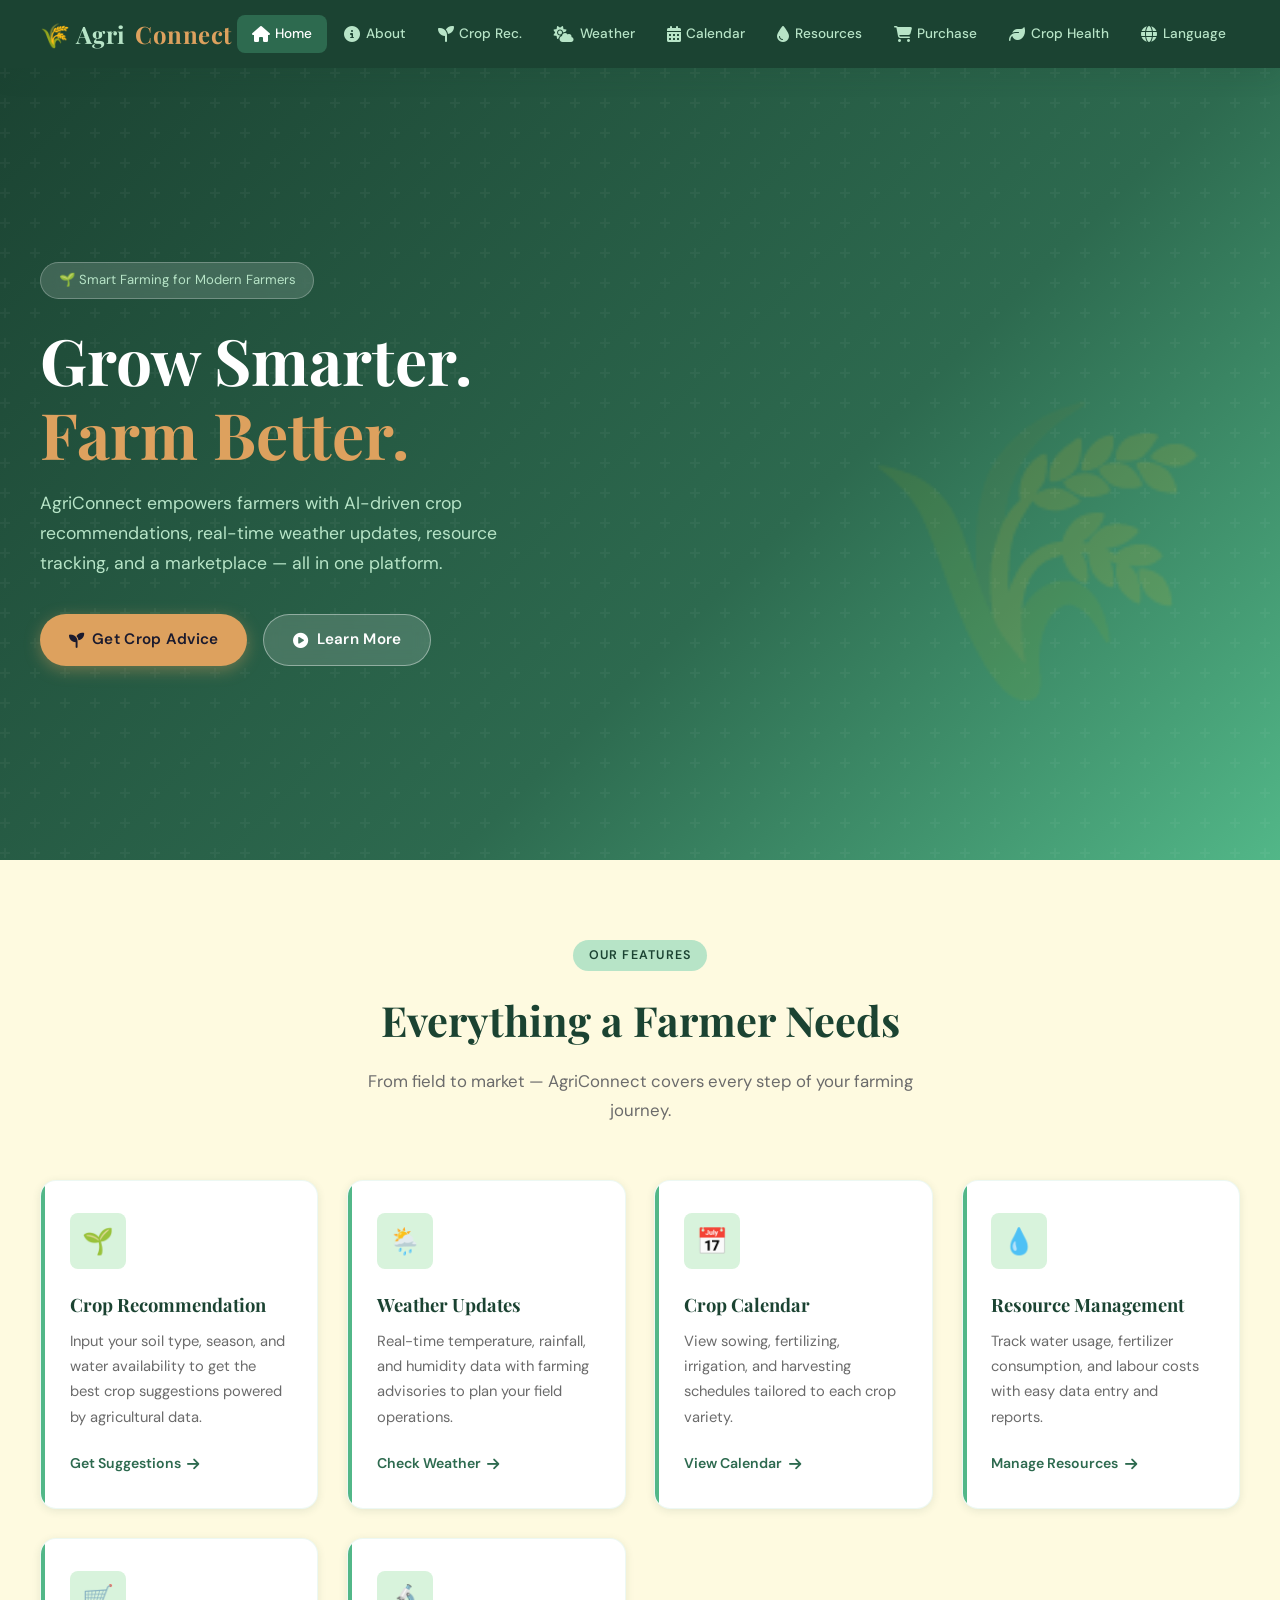
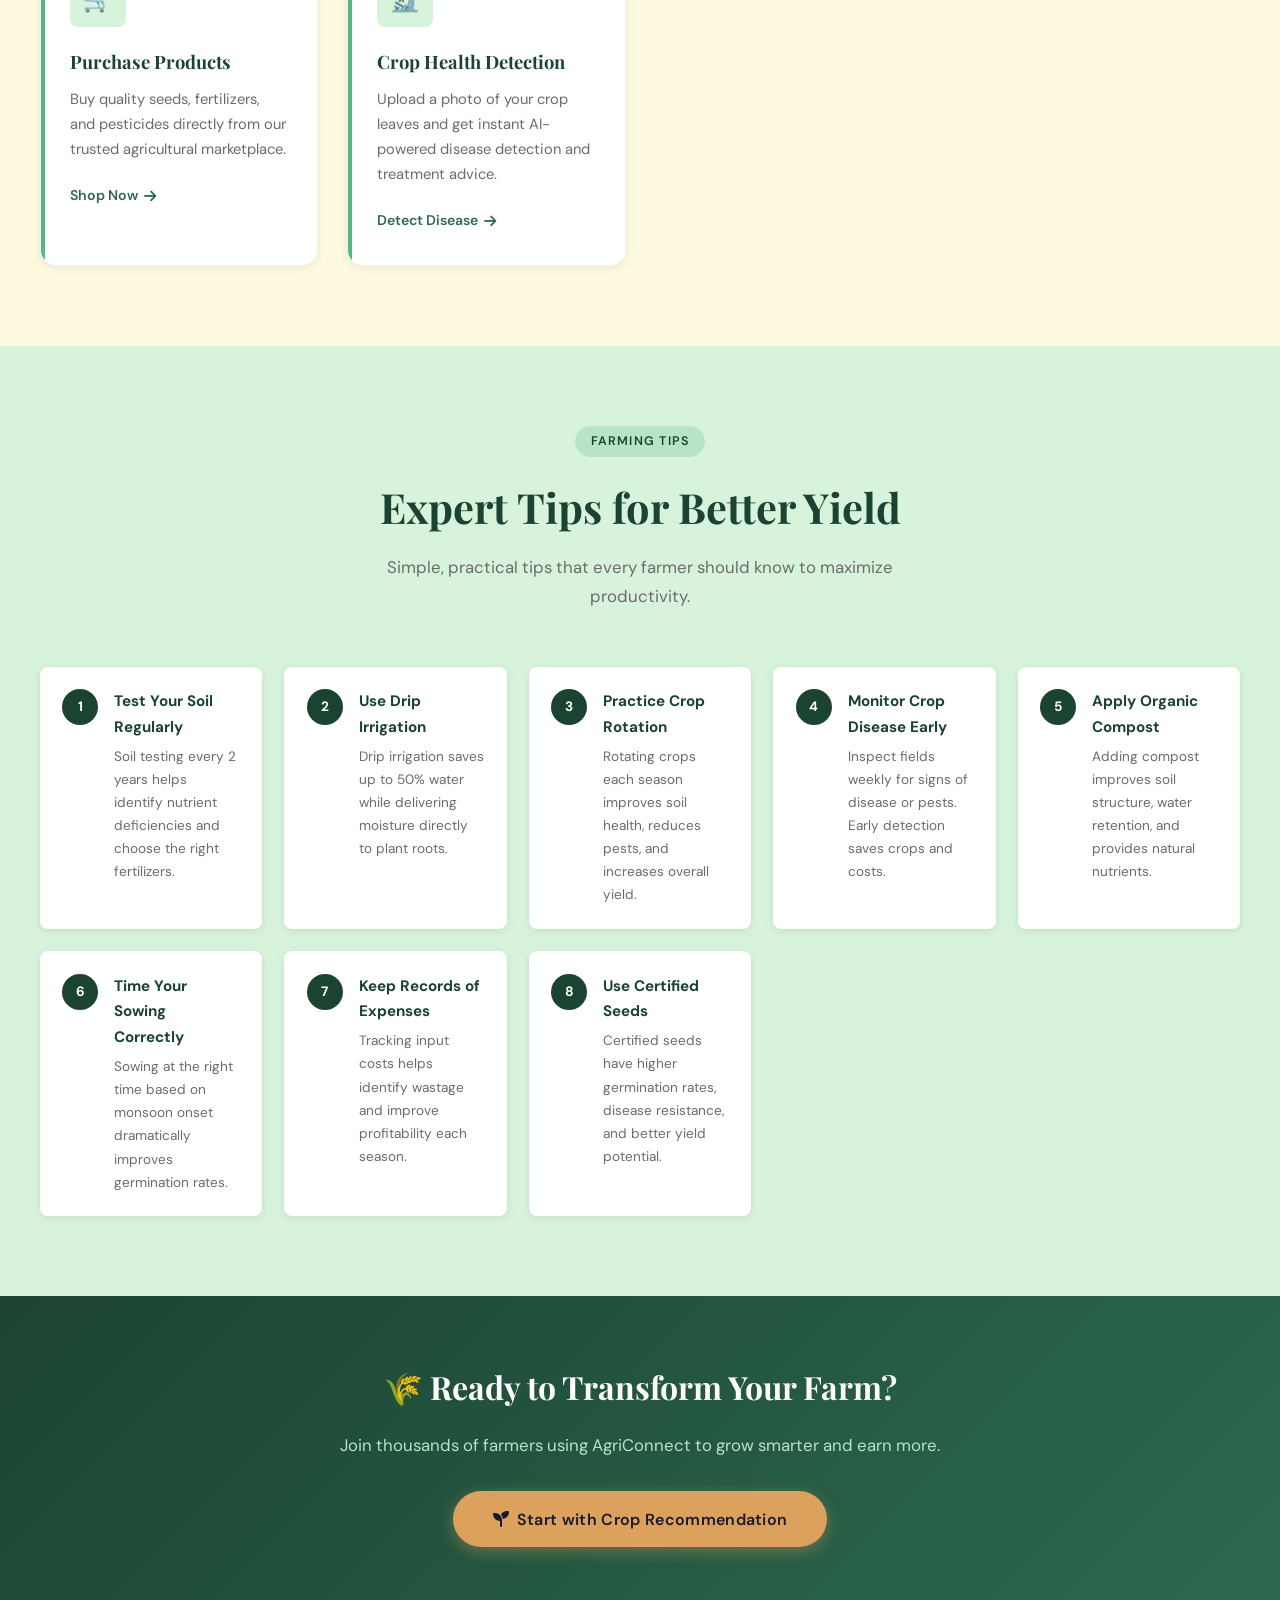
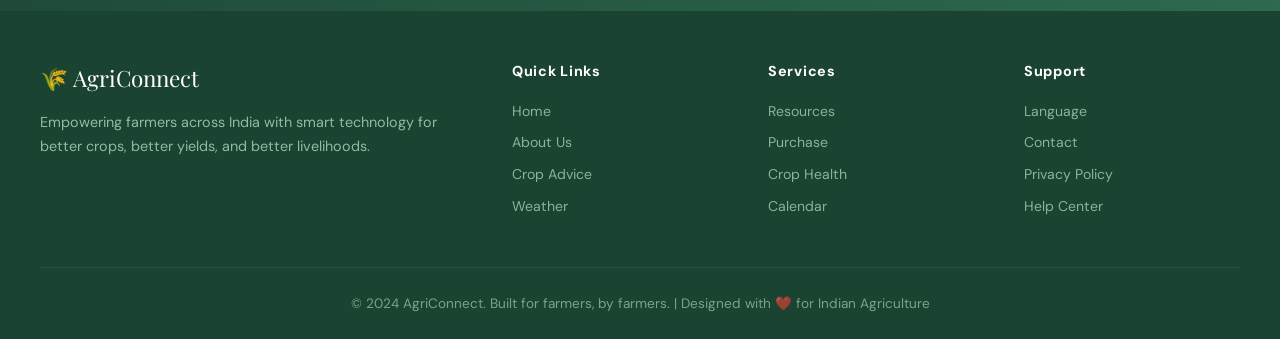
<file: Agriconnect/index.html>
<!DOCTYPE html>
<html lang="en">
<head>
  <meta charset="UTF-8" />
  <meta name="viewport" content="width=device-width, initial-scale=1.0" />
  <title>AgriConnect – Farmer Friendly Crop & Resource Management</title>
  <link rel="stylesheet" href="css/style.css" />
  <!-- Font Awesome for icons -->
  <link rel="stylesheet" href="https://cdnjs.cloudflare.com/ajax/libs/font-awesome/6.5.0/css/all.min.css" />
</head>
<body>

  <!-- ===================== NAVBAR ===================== -->
  <nav class="navbar">
    <div class="navbar-brand">
      🌾 Agri<span>Connect</span>
    </div>
    <div class="hamburger" aria-label="Menu" role="button" tabindex="0">
      <span></span><span></span><span></span>
    </div>
    <ul class="nav-links">
      <li><a href="index.html" id="nav-home"><i class="fa fa-home"></i> Home</a></li>
      <li><a href="about.html" id="nav-about"><i class="fa fa-info-circle"></i> About</a></li>
      <li><a href="crop.html" id="nav-crop"><i class="fa fa-seedling"></i> Crop Rec.</a></li>
      <li><a href="weather.html" id="nav-weather"><i class="fa fa-cloud-sun"></i> Weather</a></li>
      <li><a href="calendar.html"><i class="fa fa-calendar-alt"></i> Calendar</a></li>
      <li><a href="resource.html"><i class="fa fa-tint"></i> Resources</a></li>
      <li><a href="purchase.html"><i class="fa fa-shopping-cart"></i> Purchase</a></li>
      <li><a href="crop-health.html"><i class="fa fa-leaf"></i> Crop Health</a></li>
      <li><a href="language.html"><i class="fa fa-globe"></i> Language</a></li>
    </ul>
  </nav>

  <!-- ===================== HERO ===================== -->
  <section class="hero">
    <div class="hero-content">
      <div class="hero-badge">🌱 Smart Farming for Modern Farmers</div>
      <h1>Grow Smarter.<br><span>Farm Better.</span></h1>
      <p>AgriConnect empowers farmers with AI-driven crop recommendations, real-time weather updates, resource tracking, and a marketplace — all in one platform.</p>
      <div class="hero-btns">
        <a href="crop.html" class="btn btn-primary"><i class="fa fa-seedling"></i> Get Crop Advice</a>
        <a href="about.html" class="btn btn-secondary"><i class="fa fa-play-circle"></i> Learn More</a>
      </div>
    </div>
    <div class="hero-float">🌾</div>
  </section>

  <!-- ===================== FEATURES CARDS ===================== -->
  <section class="section">
    <div class="container">
      <div class="section-header">
        <span class="section-label">Our Features</span>
        <h2>Everything a Farmer Needs</h2>
        <p>From field to market — AgriConnect covers every step of your farming journey.</p>
      </div>

      <div class="cards-grid">
        <!-- Card 1 -->
        <div class="card">
          <div class="card-icon">🌱</div>
          <h3>Crop Recommendation</h3>
          <p>Input your soil type, season, and water availability to get the best crop suggestions powered by agricultural data.</p>
          <a href="crop.html" class="card-link">Get Suggestions <i class="fa fa-arrow-right"></i></a>
        </div>
        <!-- Card 2 -->
        <div class="card">
          <div class="card-icon">🌦️</div>
          <h3>Weather Updates</h3>
          <p>Real-time temperature, rainfall, and humidity data with farming advisories to plan your field operations.</p>
          <a href="weather.html" class="card-link">Check Weather <i class="fa fa-arrow-right"></i></a>
        </div>
        <!-- Card 3 -->
        <div class="card">
          <div class="card-icon">📅</div>
          <h3>Crop Calendar</h3>
          <p>View sowing, fertilizing, irrigation, and harvesting schedules tailored to each crop variety.</p>
          <a href="calendar.html" class="card-link">View Calendar <i class="fa fa-arrow-right"></i></a>
        </div>
        <!-- Card 4 -->
        <div class="card">
          <div class="card-icon">💧</div>
          <h3>Resource Management</h3>
          <p>Track water usage, fertilizer consumption, and labour costs with easy data entry and reports.</p>
          <a href="resource.html" class="card-link">Manage Resources <i class="fa fa-arrow-right"></i></a>
        </div>
        <!-- Card 5 -->
        <div class="card">
          <div class="card-icon">🛒</div>
          <h3>Purchase Products</h3>
          <p>Buy quality seeds, fertilizers, and pesticides directly from our trusted agricultural marketplace.</p>
          <a href="purchase.html" class="card-link">Shop Now <i class="fa fa-arrow-right"></i></a>
        </div>
        <!-- Card 6 -->
        <div class="card">
          <div class="card-icon">🔬</div>
          <h3>Crop Health Detection</h3>
          <p>Upload a photo of your crop leaves and get instant AI-powered disease detection and treatment advice.</p>
          <a href="crop-health.html" class="card-link">Detect Disease <i class="fa fa-arrow-right"></i></a>
        </div>
      </div>
    </div>
  </section>

  <!-- ===================== FARMING TIPS ===================== -->
  <section class="section section-alt">
    <div class="container">
      <div class="section-header">
        <span class="section-label">Farming Tips</span>
        <h2>Expert Tips for Better Yield</h2>
        <p>Simple, practical tips that every farmer should know to maximize productivity.</p>
      </div>

      <div class="tips-grid">
        <div class="tip-item">
          <div class="tip-num">1</div>
          <div>
            <h4>Test Your Soil Regularly</h4>
            <p>Soil testing every 2 years helps identify nutrient deficiencies and choose the right fertilizers.</p>
          </div>
        </div>
        <div class="tip-item">
          <div class="tip-num">2</div>
          <div>
            <h4>Use Drip Irrigation</h4>
            <p>Drip irrigation saves up to 50% water while delivering moisture directly to plant roots.</p>
          </div>
        </div>
        <div class="tip-item">
          <div class="tip-num">3</div>
          <div>
            <h4>Practice Crop Rotation</h4>
            <p>Rotating crops each season improves soil health, reduces pests, and increases overall yield.</p>
          </div>
        </div>
        <div class="tip-item">
          <div class="tip-num">4</div>
          <div>
            <h4>Monitor Crop Disease Early</h4>
            <p>Inspect fields weekly for signs of disease or pests. Early detection saves crops and costs.</p>
          </div>
        </div>
        <div class="tip-item">
          <div class="tip-num">5</div>
          <div>
            <h4>Apply Organic Compost</h4>
            <p>Adding compost improves soil structure, water retention, and provides natural nutrients.</p>
          </div>
        </div>
        <div class="tip-item">
          <div class="tip-num">6</div>
          <div>
            <h4>Time Your Sowing Correctly</h4>
            <p>Sowing at the right time based on monsoon onset dramatically improves germination rates.</p>
          </div>
        </div>
        <div class="tip-item">
          <div class="tip-num">7</div>
          <div>
            <h4>Keep Records of Expenses</h4>
            <p>Tracking input costs helps identify wastage and improve profitability each season.</p>
          </div>
        </div>
        <div class="tip-item">
          <div class="tip-num">8</div>
          <div>
            <h4>Use Certified Seeds</h4>
            <p>Certified seeds have higher germination rates, disease resistance, and better yield potential.</p>
          </div>
        </div>
      </div>
    </div>
  </section>

  <!-- ===================== CTA BANNER ===================== -->
  <section style="background:linear-gradient(135deg,var(--green-dark),var(--green-mid));padding:4rem 2.5rem;text-align:center;">
    <div class="container">
      <h2 style="font-family:var(--font-display);color:var(--white);font-size:2rem;margin-bottom:1rem;">
        🌾 Ready to Transform Your Farm?
      </h2>
      <p style="color:var(--green-pale);margin-bottom:2rem;font-size:1.05rem;">
        Join thousands of farmers using AgriConnect to grow smarter and earn more.
      </p>
      <a href="crop.html" class="btn btn-primary" style="font-size:1rem;padding:0.9rem 2.5rem;">
        <i class="fa fa-seedling"></i> Start with Crop Recommendation
      </a>
    </div>
  </section>

  <!-- ===================== FOOTER ===================== -->
  <footer>
    <div class="footer-grid">
      <div>
        <div class="footer-brand">🌾 AgriConnect</div>
        <p class="footer-desc">Empowering farmers across India with smart technology for better crops, better yields, and better livelihoods.</p>
      </div>
      <div class="footer-col">
        <h4>Quick Links</h4>
        <a href="index.html">Home</a>
        <a href="about.html">About Us</a>
        <a href="crop.html">Crop Advice</a>
        <a href="weather.html">Weather</a>
      </div>
      <div class="footer-col">
        <h4>Services</h4>
        <a href="resource.html">Resources</a>
        <a href="purchase.html">Purchase</a>
        <a href="crop-health.html">Crop Health</a>
        <a href="calendar.html">Calendar</a>
      </div>
      <div class="footer-col">
        <h4>Support</h4>
        <a href="language.html">Language</a>
        <a href="about.html">Contact</a>
        <a href="#">Privacy Policy</a>
        <a href="#">Help Center</a>
      </div>
    </div>
    <div class="footer-bottom">
      <p>© 2024 AgriConnect. Built for farmers, by farmers. | Designed with ❤️ for Indian Agriculture</p>
    </div>
  </footer>

  <script src="js/script.js"></script>
</body>
</html>
</file>
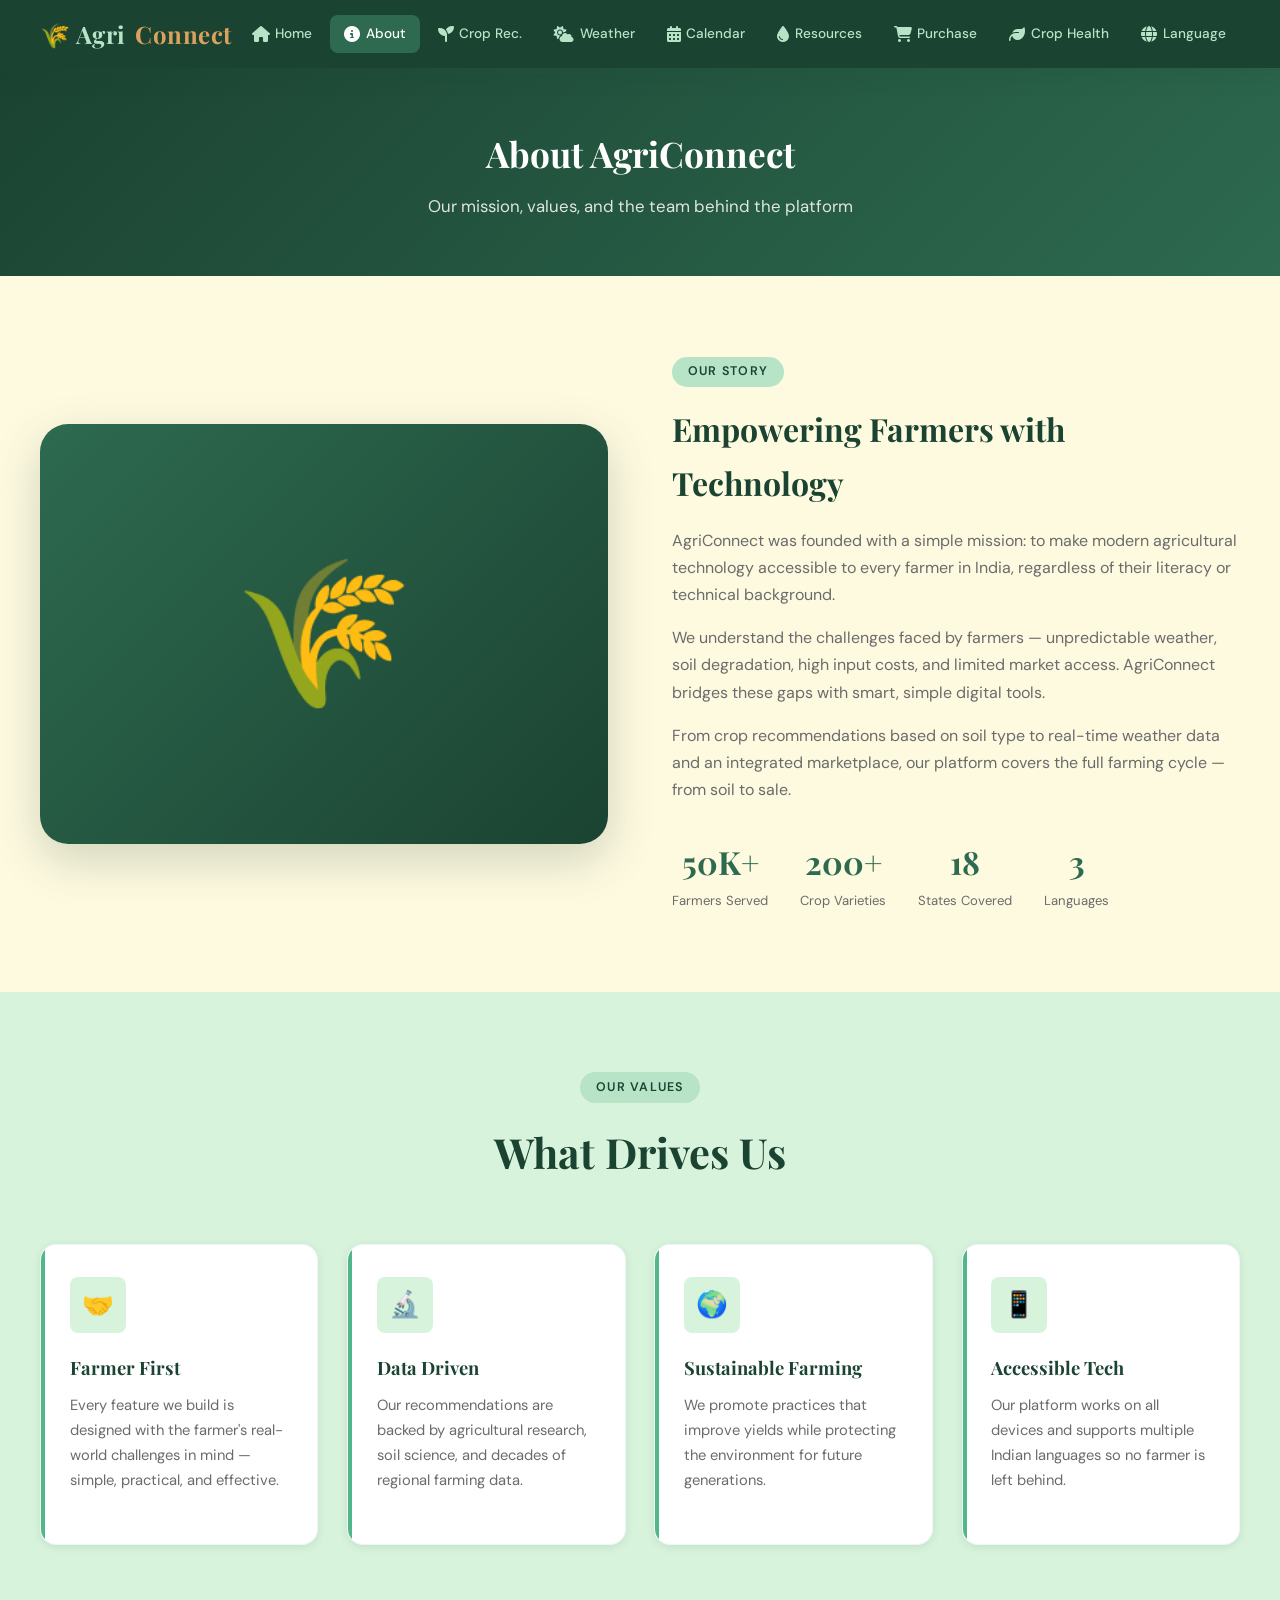
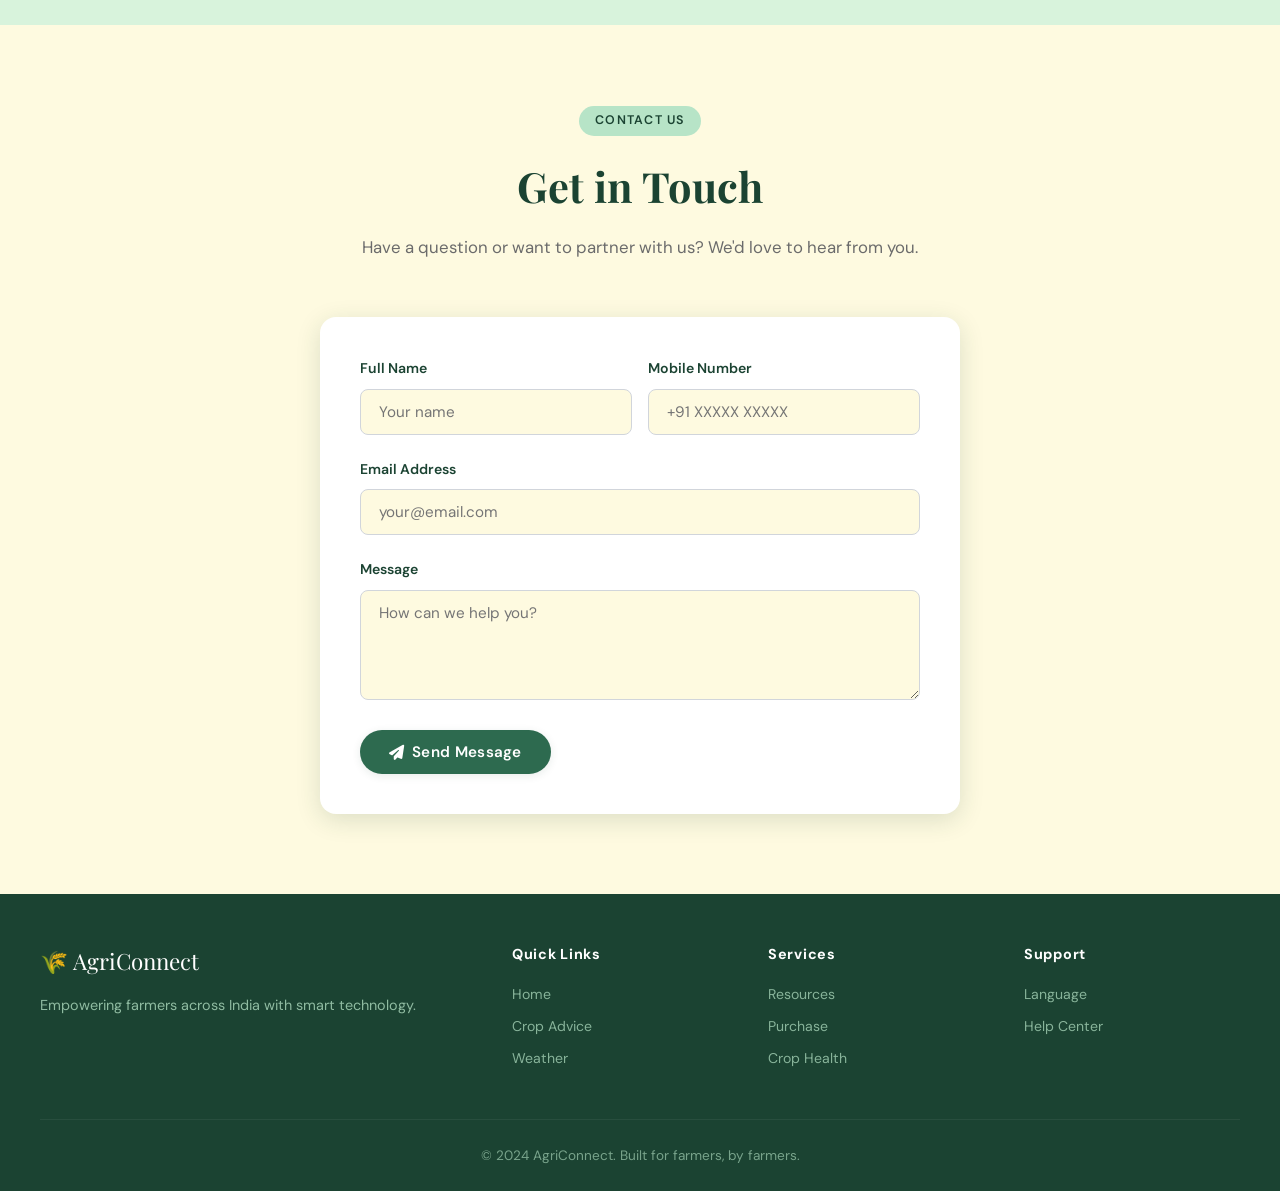
<file: Agriconnect/about.html>
<!DOCTYPE html>
<html lang="en">
<head>
  <meta charset="UTF-8" />
  <meta name="viewport" content="width=device-width, initial-scale=1.0" />
  <title>About – AgriConnect</title>
  <link rel="stylesheet" href="css/style.css" />
  <link rel="stylesheet" href="https://cdnjs.cloudflare.com/ajax/libs/font-awesome/6.5.0/css/all.min.css" />
</head>
<body>

  <!-- NAVBAR -->
  <nav class="navbar">
    <div class="navbar-brand">🌾 Agri<span>Connect</span></div>
    <div class="hamburger"><span></span><span></span><span></span></div>
    <ul class="nav-links">
      <li><a href="index.html"><i class="fa fa-home"></i> Home</a></li>
      <li><a href="about.html"><i class="fa fa-info-circle"></i> About</a></li>
      <li><a href="crop.html"><i class="fa fa-seedling"></i> Crop Rec.</a></li>
      <li><a href="weather.html"><i class="fa fa-cloud-sun"></i> Weather</a></li>
      <li><a href="calendar.html"><i class="fa fa-calendar-alt"></i> Calendar</a></li>
      <li><a href="resource.html"><i class="fa fa-tint"></i> Resources</a></li>
      <li><a href="purchase.html"><i class="fa fa-shopping-cart"></i> Purchase</a></li>
      <li><a href="crop-health.html"><i class="fa fa-leaf"></i> Crop Health</a></li>
      <li><a href="language.html"><i class="fa fa-globe"></i> Language</a></li>
    </ul>
  </nav>

  <!-- PAGE HERO -->
  <div class="page-hero">
    <h1>About AgriConnect</h1>
    <p>Our mission, values, and the team behind the platform</p>
  </div>

  <!-- ABOUT SECTION -->
  <section class="section">
    <div class="container">
      <div class="about-grid">
        <div class="about-img-box">🌾</div>
        <div class="about-text">
          <span class="section-label">Our Story</span>
          <h2>Empowering Farmers with Technology</h2>
          <p>AgriConnect was founded with a simple mission: to make modern agricultural technology accessible to every farmer in India, regardless of their literacy or technical background.</p>
          <p>We understand the challenges faced by farmers — unpredictable weather, soil degradation, high input costs, and limited market access. AgriConnect bridges these gaps with smart, simple digital tools.</p>
          <p>From crop recommendations based on soil type to real-time weather data and an integrated marketplace, our platform covers the full farming cycle — from soil to sale.</p>
          <div class="stats-row">
            <div class="stat-box">
              <div class="num">50K+</div>
              <div class="lbl">Farmers Served</div>
            </div>
            <div class="stat-box">
              <div class="num">200+</div>
              <div class="lbl">Crop Varieties</div>
            </div>
            <div class="stat-box">
              <div class="num">18</div>
              <div class="lbl">States Covered</div>
            </div>
            <div class="stat-box">
              <div class="num">3</div>
              <div class="lbl">Languages</div>
            </div>
          </div>
        </div>
      </div>
    </div>
  </section>

  <!-- VALUES -->
  <section class="section section-alt">
    <div class="container">
      <div class="section-header">
        <span class="section-label">Our Values</span>
        <h2>What Drives Us</h2>
      </div>
      <div class="cards-grid">
        <div class="card">
          <div class="card-icon">🤝</div>
          <h3>Farmer First</h3>
          <p>Every feature we build is designed with the farmer's real-world challenges in mind — simple, practical, and effective.</p>
        </div>
        <div class="card">
          <div class="card-icon">🔬</div>
          <h3>Data Driven</h3>
          <p>Our recommendations are backed by agricultural research, soil science, and decades of regional farming data.</p>
        </div>
        <div class="card">
          <div class="card-icon">🌍</div>
          <h3>Sustainable Farming</h3>
          <p>We promote practices that improve yields while protecting the environment for future generations.</p>
        </div>
        <div class="card">
          <div class="card-icon">📱</div>
          <h3>Accessible Tech</h3>
          <p>Our platform works on all devices and supports multiple Indian languages so no farmer is left behind.</p>
        </div>
      </div>
    </div>
  </section>

  <!-- CONTACT -->
  <section class="section">
    <div class="container">
      <div class="section-header">
        <span class="section-label">Contact Us</span>
        <h2>Get in Touch</h2>
        <p>Have a question or want to partner with us? We'd love to hear from you.</p>
      </div>
      <div class="form-card">
        <div class="form-row">
          <div class="form-group">
            <label>Full Name</label>
            <input type="text" placeholder="Your name" />
          </div>
          <div class="form-group">
            <label>Mobile Number</label>
            <input type="tel" placeholder="+91 XXXXX XXXXX" />
          </div>
        </div>
        <div class="form-group">
          <label>Email Address</label>
          <input type="email" placeholder="your@email.com" />
        </div>
        <div class="form-group">
          <label>Message</label>
          <textarea placeholder="How can we help you?"></textarea>
        </div>
        <button class="btn btn-green" onclick="alert('Thank you! We will contact you within 24 hours.')">
          <i class="fa fa-paper-plane"></i> Send Message
        </button>
      </div>
    </div>
  </section>

  <!-- FOOTER -->
  <footer>
    <div class="footer-grid">
      <div>
        <div class="footer-brand">🌾 AgriConnect</div>
        <p class="footer-desc">Empowering farmers across India with smart technology.</p>
      </div>
      <div class="footer-col">
        <h4>Quick Links</h4>
        <a href="index.html">Home</a><a href="crop.html">Crop Advice</a><a href="weather.html">Weather</a>
      </div>
      <div class="footer-col">
        <h4>Services</h4>
        <a href="resource.html">Resources</a><a href="purchase.html">Purchase</a><a href="crop-health.html">Crop Health</a>
      </div>
      <div class="footer-col">
        <h4>Support</h4>
        <a href="language.html">Language</a><a href="#">Help Center</a>
      </div>
    </div>
    <div class="footer-bottom">© 2024 AgriConnect. Built for farmers, by farmers.</div>
  </footer>

  <script src="js/script.js"></script>
</body>
</html>
</file>
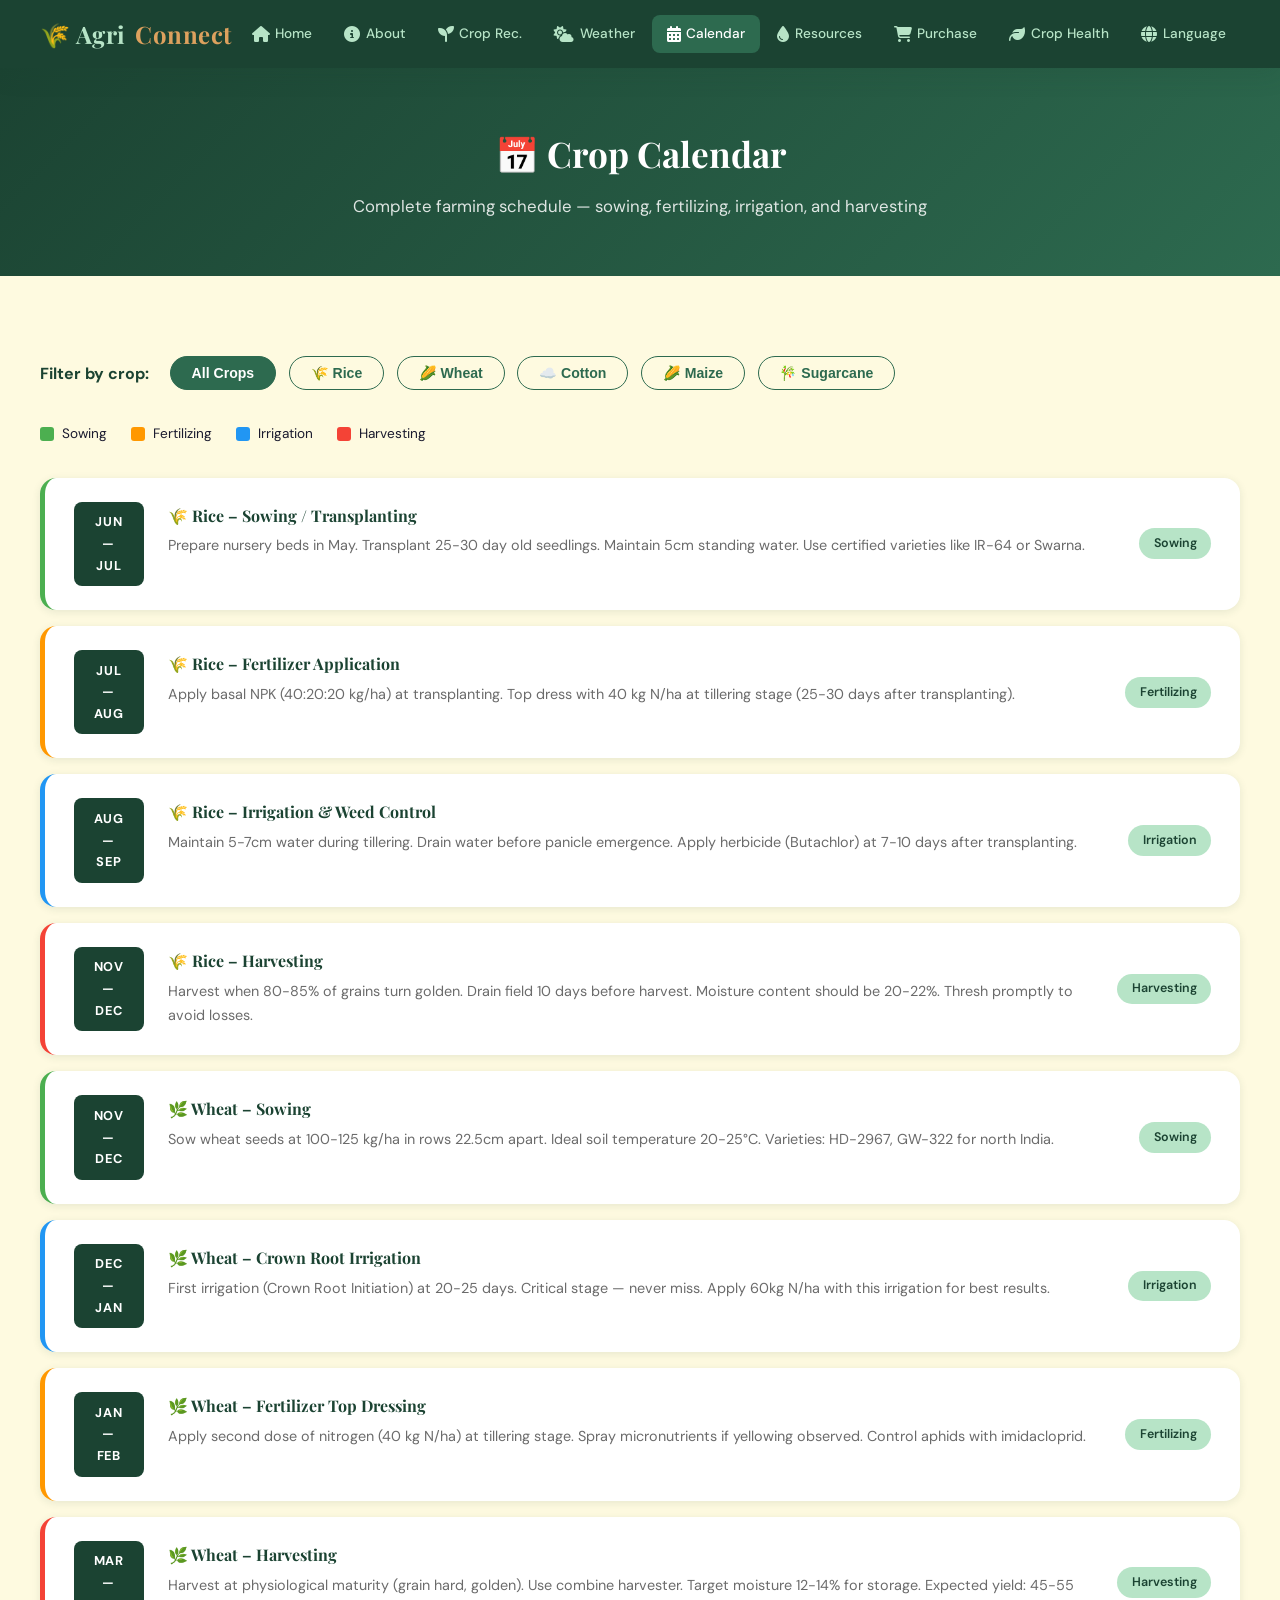
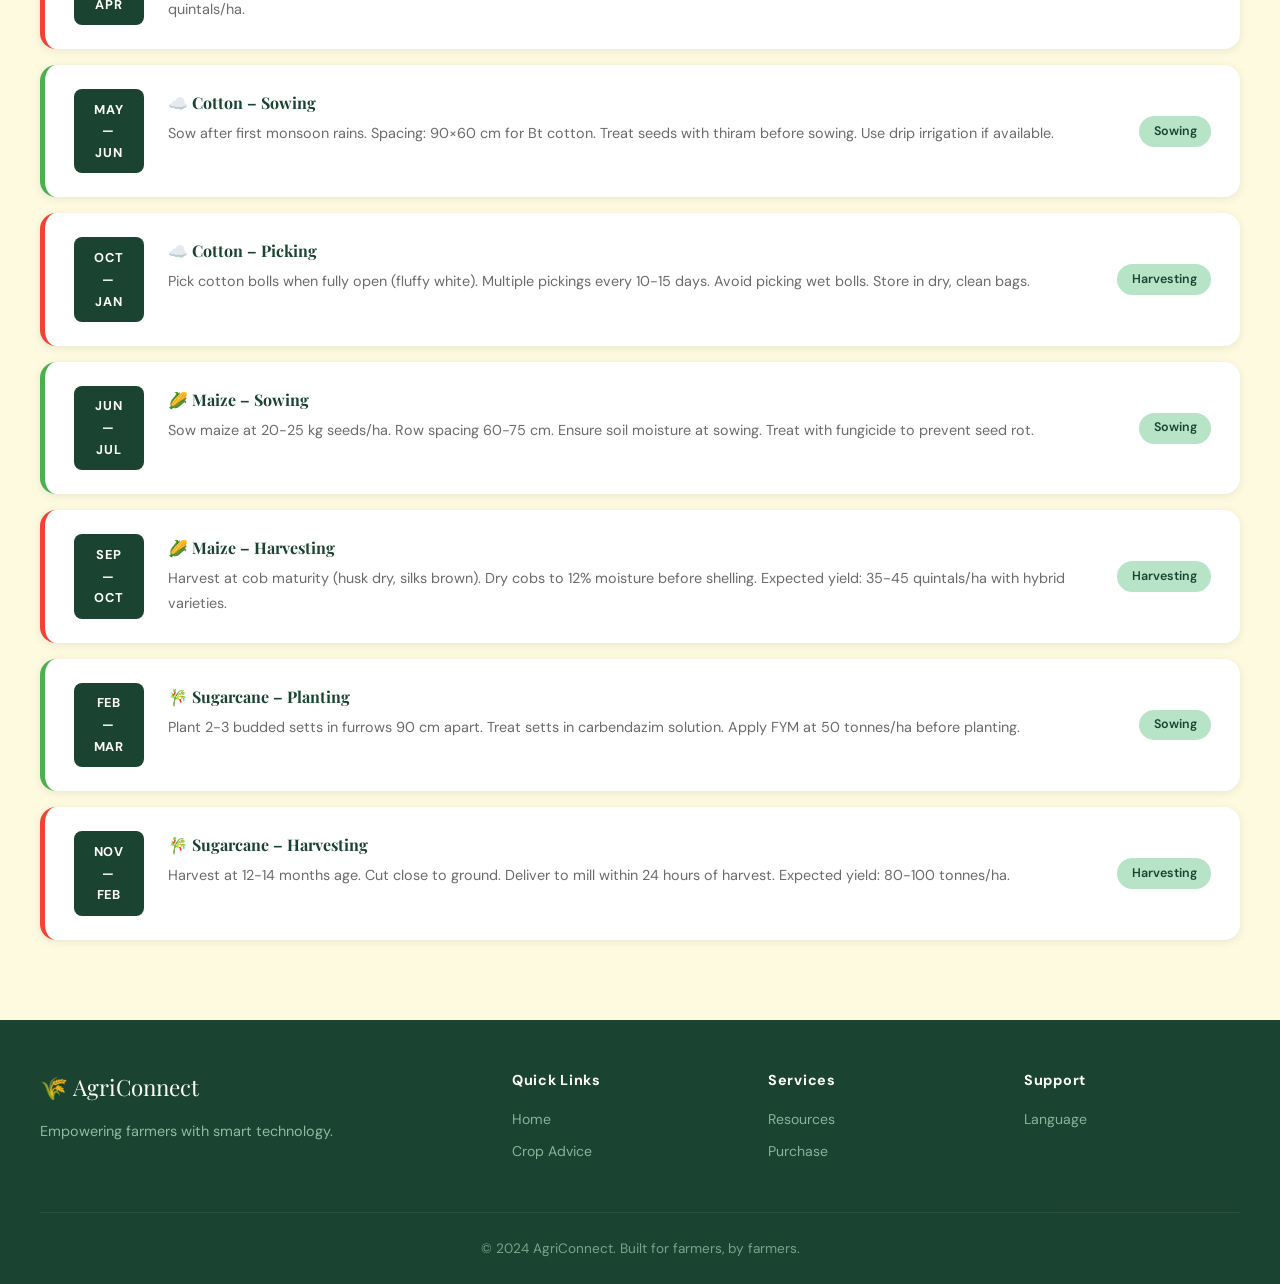
<file: Agriconnect/calendar.html>
<!DOCTYPE html>
<html lang="en">
<head>
  <meta charset="UTF-8" />
  <meta name="viewport" content="width=device-width, initial-scale=1.0" />
  <title>Crop Calendar – AgriConnect</title>
  <link rel="stylesheet" href="css/style.css" />
  <link rel="stylesheet" href="https://cdnjs.cloudflare.com/ajax/libs/font-awesome/6.5.0/css/all.min.css" />
  <style>
    .filter-btn {
      padding: 0.5rem 1.3rem;
      border-radius: 50px;
      border: 1.5px solid var(--green-mid);
      color: var(--green-mid);
      cursor: pointer;
      font-size: 0.88rem;
      font-weight: 600;
      background: transparent;
      transition: var(--transition);
    }
    .filter-btn:hover, .filter-btn.active-filter {
      background: var(--green-mid);
      color: var(--white);
    }
    .phase-sowing    { border-left-color: #4CAF50; }
    .phase-fertilize { border-left-color: #FF9800; }
    .phase-irrigate  { border-left-color: #2196F3; }
    .phase-harvest   { border-left-color: #F44336; }
  </style>
</head>
<body>

  <nav class="navbar">
    <div class="navbar-brand">🌾 Agri<span>Connect</span></div>
    <div class="hamburger"><span></span><span></span><span></span></div>
    <ul class="nav-links">
      <li><a href="index.html"><i class="fa fa-home"></i> Home</a></li>
      <li><a href="about.html"><i class="fa fa-info-circle"></i> About</a></li>
      <li><a href="crop.html"><i class="fa fa-seedling"></i> Crop Rec.</a></li>
      <li><a href="weather.html"><i class="fa fa-cloud-sun"></i> Weather</a></li>
      <li><a href="calendar.html"><i class="fa fa-calendar-alt"></i> Calendar</a></li>
      <li><a href="resource.html"><i class="fa fa-tint"></i> Resources</a></li>
      <li><a href="purchase.html"><i class="fa fa-shopping-cart"></i> Purchase</a></li>
      <li><a href="crop-health.html"><i class="fa fa-leaf"></i> Crop Health</a></li>
      <li><a href="language.html"><i class="fa fa-globe"></i> Language</a></li>
    </ul>
  </nav>

  <div class="page-hero">
    <h1>📅 Crop Calendar</h1>
    <p>Complete farming schedule — sowing, fertilizing, irrigation, and harvesting</p>
  </div>

  <section class="section">
    <div class="container">

      <!-- FILTER BUTTONS -->
      <div style="display:flex;gap:0.8rem;flex-wrap:wrap;margin-bottom:2rem;align-items:center;">
        <strong style="color:var(--green-dark);margin-right:0.5rem;">Filter by crop:</strong>
        <button class="filter-btn active-filter" data-filter="all"   onclick="filterCalendar('all')">All Crops</button>
        <button class="filter-btn" data-filter="rice"   onclick="filterCalendar('rice')">🌾 Rice</button>
        <button class="filter-btn" data-filter="wheat"  onclick="filterCalendar('wheat')">🌽 Wheat</button>
        <button class="filter-btn" data-filter="cotton" onclick="filterCalendar('cotton')">☁️ Cotton</button>
        <button class="filter-btn" data-filter="maize"  onclick="filterCalendar('maize')">🌽 Maize</button>
        <button class="filter-btn" data-filter="sugarcane" onclick="filterCalendar('sugarcane')">🎋 Sugarcane</button>
      </div>

      <!-- LEGEND -->
      <div style="display:flex;gap:1.5rem;flex-wrap:wrap;margin-bottom:2rem;">
        <span style="display:flex;align-items:center;gap:0.5rem;font-size:0.85rem;"><span style="width:14px;height:14px;background:#4CAF50;border-radius:3px;display:inline-block;"></span>Sowing</span>
        <span style="display:flex;align-items:center;gap:0.5rem;font-size:0.85rem;"><span style="width:14px;height:14px;background:#FF9800;border-radius:3px;display:inline-block;"></span>Fertilizing</span>
        <span style="display:flex;align-items:center;gap:0.5rem;font-size:0.85rem;"><span style="width:14px;height:14px;background:#2196F3;border-radius:3px;display:inline-block;"></span>Irrigation</span>
        <span style="display:flex;align-items:center;gap:0.5rem;font-size:0.85rem;"><span style="width:14px;height:14px;background:#F44336;border-radius:3px;display:inline-block;"></span>Harvesting</span>
      </div>

      <!-- CALENDAR ITEMS -->
      <div class="calendar-grid" id="calendar-list">

        <!-- RICE -->
        <div class="calendar-item phase-sowing" data-crop="rice">
          <div class="cal-month">JUN<br>—<br>JUL</div>
          <div class="cal-content">
            <h4>🌾 Rice – Sowing / Transplanting</h4>
            <p>Prepare nursery beds in May. Transplant 25-30 day old seedlings. Maintain 5cm standing water. Use certified varieties like IR-64 or Swarna.</p>
          </div>
          <span class="cal-badge">Sowing</span>
        </div>

        <div class="calendar-item phase-fertilize" data-crop="rice">
          <div class="cal-month">JUL<br>—<br>AUG</div>
          <div class="cal-content">
            <h4>🌾 Rice – Fertilizer Application</h4>
            <p>Apply basal NPK (40:20:20 kg/ha) at transplanting. Top dress with 40 kg N/ha at tillering stage (25-30 days after transplanting).</p>
          </div>
          <span class="cal-badge">Fertilizing</span>
        </div>

        <div class="calendar-item phase-irrigate" data-crop="rice">
          <div class="cal-month">AUG<br>—<br>SEP</div>
          <div class="cal-content">
            <h4>🌾 Rice – Irrigation & Weed Control</h4>
            <p>Maintain 5-7cm water during tillering. Drain water before panicle emergence. Apply herbicide (Butachlor) at 7-10 days after transplanting.</p>
          </div>
          <span class="cal-badge">Irrigation</span>
        </div>

        <div class="calendar-item phase-harvest" data-crop="rice">
          <div class="cal-month">NOV<br>—<br>DEC</div>
          <div class="cal-content">
            <h4>🌾 Rice – Harvesting</h4>
            <p>Harvest when 80-85% of grains turn golden. Drain field 10 days before harvest. Moisture content should be 20-22%. Thresh promptly to avoid losses.</p>
          </div>
          <span class="cal-badge">Harvesting</span>
        </div>

        <!-- WHEAT -->
        <div class="calendar-item phase-sowing" data-crop="wheat">
          <div class="cal-month">NOV<br>—<br>DEC</div>
          <div class="cal-content">
            <h4>🌿 Wheat – Sowing</h4>
            <p>Sow wheat seeds at 100-125 kg/ha in rows 22.5cm apart. Ideal soil temperature 20-25°C. Varieties: HD-2967, GW-322 for north India.</p>
          </div>
          <span class="cal-badge">Sowing</span>
        </div>

        <div class="calendar-item phase-irrigate" data-crop="wheat">
          <div class="cal-month">DEC<br>—<br>JAN</div>
          <div class="cal-content">
            <h4>🌿 Wheat – Crown Root Irrigation</h4>
            <p>First irrigation (Crown Root Initiation) at 20-25 days. Critical stage — never miss. Apply 60kg N/ha with this irrigation for best results.</p>
          </div>
          <span class="cal-badge">Irrigation</span>
        </div>

        <div class="calendar-item phase-fertilize" data-crop="wheat">
          <div class="cal-month">JAN<br>—<br>FEB</div>
          <div class="cal-content">
            <h4>🌿 Wheat – Fertilizer Top Dressing</h4>
            <p>Apply second dose of nitrogen (40 kg N/ha) at tillering stage. Spray micronutrients if yellowing observed. Control aphids with imidacloprid.</p>
          </div>
          <span class="cal-badge">Fertilizing</span>
        </div>

        <div class="calendar-item phase-harvest" data-crop="wheat">
          <div class="cal-month">MAR<br>—<br>APR</div>
          <div class="cal-content">
            <h4>🌿 Wheat – Harvesting</h4>
            <p>Harvest at physiological maturity (grain hard, golden). Use combine harvester. Target moisture 12-14% for storage. Expected yield: 45-55 quintals/ha.</p>
          </div>
          <span class="cal-badge">Harvesting</span>
        </div>

        <!-- COTTON -->
        <div class="calendar-item phase-sowing" data-crop="cotton">
          <div class="cal-month">MAY<br>—<br>JUN</div>
          <div class="cal-content">
            <h4>☁️ Cotton – Sowing</h4>
            <p>Sow after first monsoon rains. Spacing: 90×60 cm for Bt cotton. Treat seeds with thiram before sowing. Use drip irrigation if available.</p>
          </div>
          <span class="cal-badge">Sowing</span>
        </div>

        <div class="calendar-item phase-harvest" data-crop="cotton">
          <div class="cal-month">OCT<br>—<br>JAN</div>
          <div class="cal-content">
            <h4>☁️ Cotton – Picking</h4>
            <p>Pick cotton bolls when fully open (fluffy white). Multiple pickings every 10-15 days. Avoid picking wet bolls. Store in dry, clean bags.</p>
          </div>
          <span class="cal-badge">Harvesting</span>
        </div>

        <!-- MAIZE -->
        <div class="calendar-item phase-sowing" data-crop="maize">
          <div class="cal-month">JUN<br>—<br>JUL</div>
          <div class="cal-content">
            <h4>🌽 Maize – Sowing</h4>
            <p>Sow maize at 20-25 kg seeds/ha. Row spacing 60-75 cm. Ensure soil moisture at sowing. Treat with fungicide to prevent seed rot.</p>
          </div>
          <span class="cal-badge">Sowing</span>
        </div>

        <div class="calendar-item phase-harvest" data-crop="maize">
          <div class="cal-month">SEP<br>—<br>OCT</div>
          <div class="cal-content">
            <h4>🌽 Maize – Harvesting</h4>
            <p>Harvest at cob maturity (husk dry, silks brown). Dry cobs to 12% moisture before shelling. Expected yield: 35-45 quintals/ha with hybrid varieties.</p>
          </div>
          <span class="cal-badge">Harvesting</span>
        </div>

        <!-- SUGARCANE -->
        <div class="calendar-item phase-sowing" data-crop="sugarcane">
          <div class="cal-month">FEB<br>—<br>MAR</div>
          <div class="cal-content">
            <h4>🎋 Sugarcane – Planting</h4>
            <p>Plant 2-3 budded setts in furrows 90 cm apart. Treat setts in carbendazim solution. Apply FYM at 50 tonnes/ha before planting.</p>
          </div>
          <span class="cal-badge">Sowing</span>
        </div>

        <div class="calendar-item phase-harvest" data-crop="sugarcane">
          <div class="cal-month">NOV<br>—<br>FEB</div>
          <div class="cal-content">
            <h4>🎋 Sugarcane – Harvesting</h4>
            <p>Harvest at 12-14 months age. Cut close to ground. Deliver to mill within 24 hours of harvest. Expected yield: 80-100 tonnes/ha.</p>
          </div>
          <span class="cal-badge">Harvesting</span>
        </div>

      </div>
    </div>
  </section>

  <footer>
    <div class="footer-grid">
      <div><div class="footer-brand">🌾 AgriConnect</div><p class="footer-desc">Empowering farmers with smart technology.</p></div>
      <div class="footer-col"><h4>Quick Links</h4><a href="index.html">Home</a><a href="crop.html">Crop Advice</a></div>
      <div class="footer-col"><h4>Services</h4><a href="resource.html">Resources</a><a href="purchase.html">Purchase</a></div>
      <div class="footer-col"><h4>Support</h4><a href="language.html">Language</a></div>
    </div>
    <div class="footer-bottom">© 2024 AgriConnect. Built for farmers, by farmers.</div>
  </footer>

  <script src="js/script.js"></script>
</body>
</html>
</file>
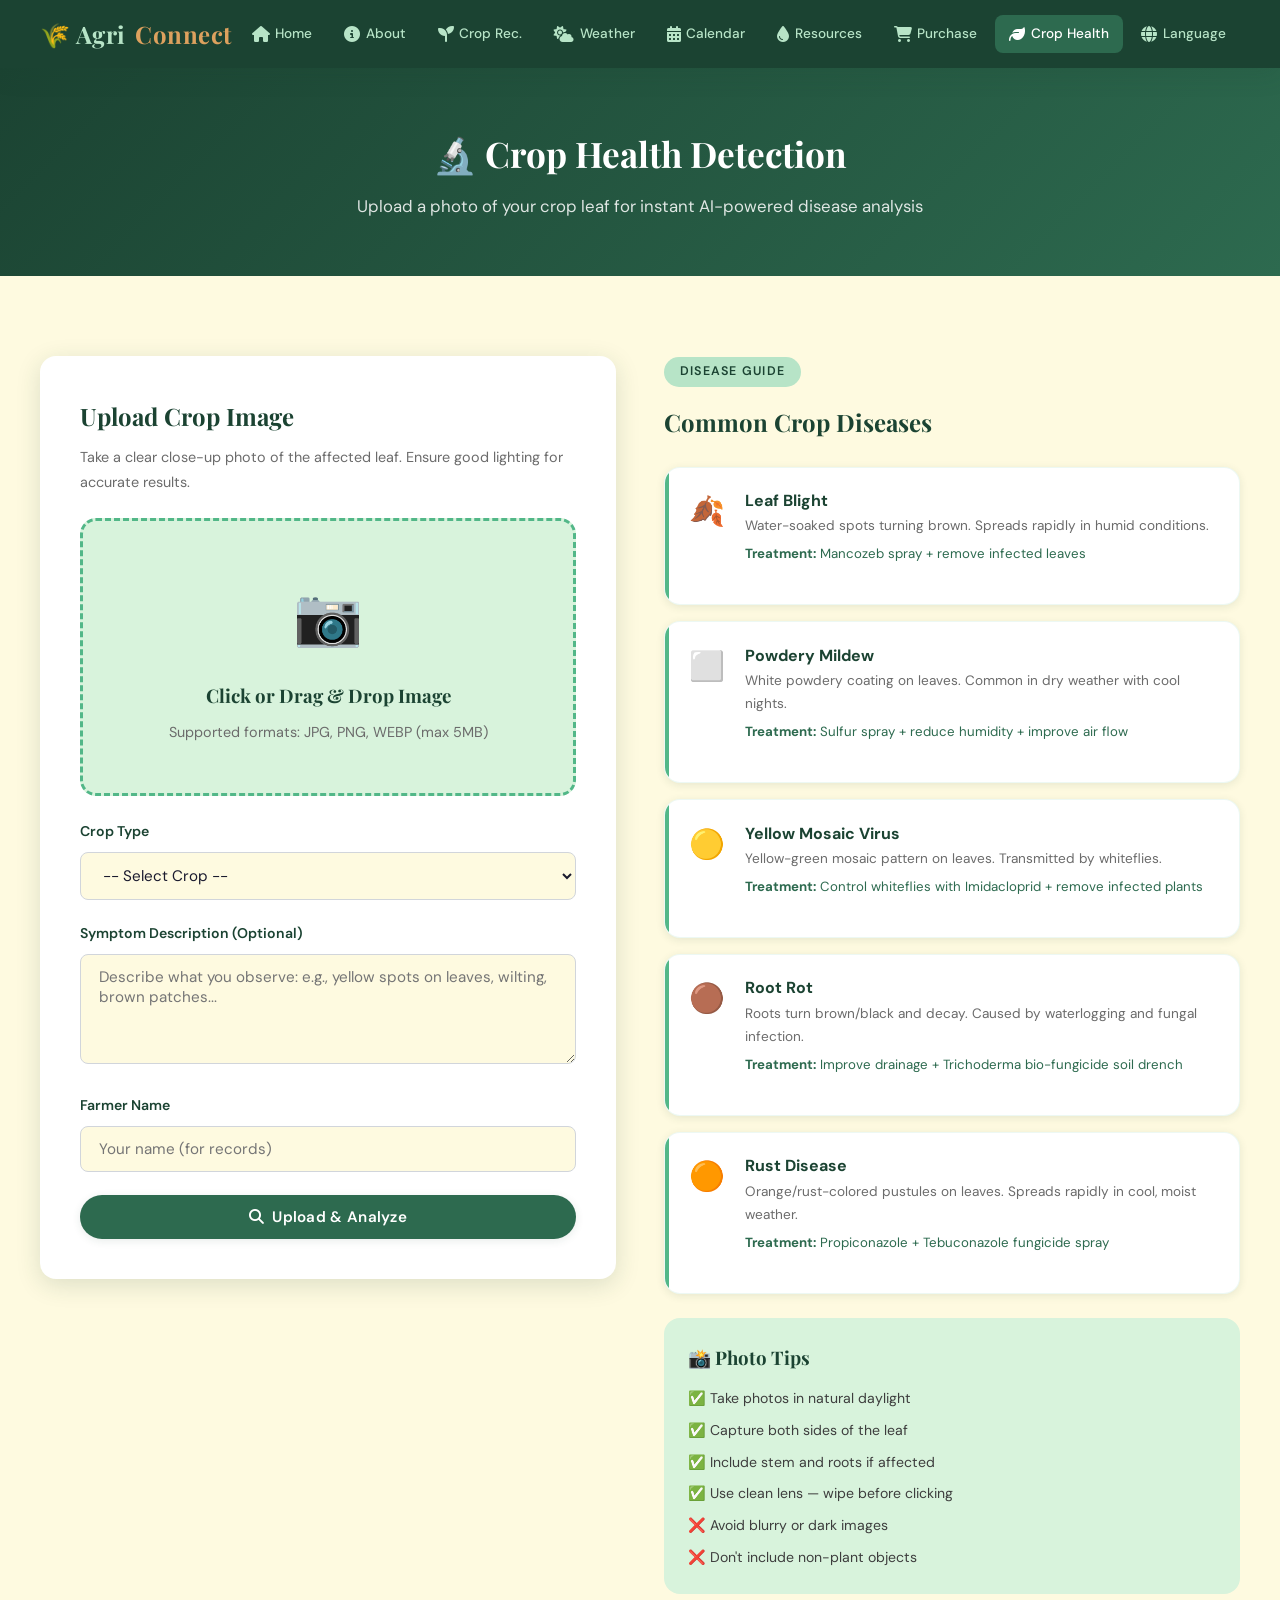
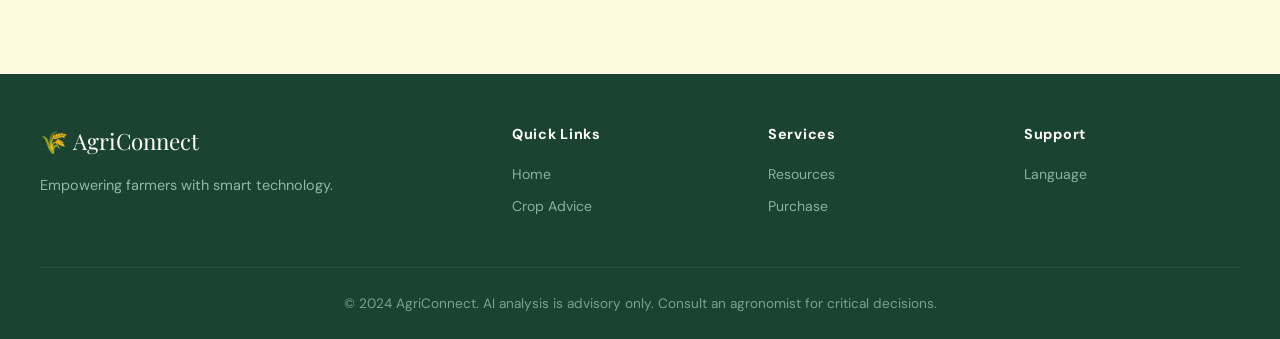
<file: Agriconnect/crop-health.html>
<!DOCTYPE html>
<html lang="en">
<head>
  <meta charset="UTF-8" />
  <meta name="viewport" content="width=device-width, initial-scale=1.0" />
  <title>Crop Health Detection – AgriConnect</title>
  <link rel="stylesheet" href="css/style.css" />
  <link rel="stylesheet" href="https://cdnjs.cloudflare.com/ajax/libs/font-awesome/6.5.0/css/all.min.css" />
</head>
<body>

  <nav class="navbar">
    <div class="navbar-brand">🌾 Agri<span>Connect</span></div>
    <div class="hamburger"><span></span><span></span><span></span></div>
    <ul class="nav-links">
      <li><a href="index.html"><i class="fa fa-home"></i> Home</a></li>
      <li><a href="about.html"><i class="fa fa-info-circle"></i> About</a></li>
      <li><a href="crop.html"><i class="fa fa-seedling"></i> Crop Rec.</a></li>
      <li><a href="weather.html"><i class="fa fa-cloud-sun"></i> Weather</a></li>
      <li><a href="calendar.html"><i class="fa fa-calendar-alt"></i> Calendar</a></li>
      <li><a href="resource.html"><i class="fa fa-tint"></i> Resources</a></li>
      <li><a href="purchase.html"><i class="fa fa-shopping-cart"></i> Purchase</a></li>
      <li><a href="crop-health.html"><i class="fa fa-leaf"></i> Crop Health</a></li>
      <li><a href="language.html"><i class="fa fa-globe"></i> Language</a></li>
    </ul>
  </nav>

  <div class="page-hero">
    <h1>🔬 Crop Health Detection</h1>
    <p>Upload a photo of your crop leaf for instant AI-powered disease analysis</p>
  </div>

  <section class="section">
    <div class="container">
      <div style="display:grid;grid-template-columns:1fr 1fr;gap:3rem;align-items:start;">

        <!-- LEFT: UPLOAD FORM -->
        <div>
          <div class="form-card">
            <h2 style="font-family:var(--font-display);color:var(--green-dark);margin-bottom:0.5rem;">
              Upload Crop Image
            </h2>
            <p style="color:var(--text-light);font-size:0.9rem;margin-bottom:1.5rem;">
              Take a clear close-up photo of the affected leaf. Ensure good lighting for accurate results.
            </p>

            <div id="health-alert" class="alert"></div>

            <form id="health-form" method="POST" action="backend/upload_crop_image.php" enctype="multipart/form-data">

              <!-- DRAG & DROP UPLOAD ZONE -->
              <div class="upload-zone" onclick="document.getElementById('crop-image-input').click()">
                <input type="file" id="crop-image-input" name="crop_image" accept="image/*" />
                <div class="upload-icon">📷</div>
                <h3>Click or Drag & Drop Image</h3>
                <p>Supported formats: JPG, PNG, WEBP (max 5MB)</p>
              </div>

              <!-- IMAGE PREVIEW -->
              <img id="preview-img" alt="Crop image preview" />

              <div class="form-group" style="margin-top:1.5rem;">
                <label>Crop Type</label>
                <select name="crop_type" required>
                  <option value="">-- Select Crop --</option>
                  <option value="rice">Rice / Paddy</option>
                  <option value="wheat">Wheat</option>
                  <option value="maize">Maize / Corn</option>
                  <option value="cotton">Cotton</option>
                  <option value="soybean">Soybean</option>
                  <option value="tomato">Tomato</option>
                  <option value="potato">Potato</option>
                  <option value="other">Other</option>
                </select>
              </div>

              <div class="form-group">
                <label>Symptom Description (Optional)</label>
                <textarea name="symptom_desc" placeholder="Describe what you observe: e.g., yellow spots on leaves, wilting, brown patches..."></textarea>
              </div>

              <div class="form-group">
                <label>Farmer Name</label>
                <input type="text" name="farmer_name" placeholder="Your name (for records)" />
              </div>

              <button type="submit" class="btn btn-green" style="width:100%;justify-content:center;">
                <i class="fa fa-search"></i> Upload & Analyze
              </button>
            </form>
          </div>

          <!-- ANALYSIS RESULT BOX -->
          <div class="result-box" id="health-result" style="margin-top:1.5rem;">
            <!-- Populated by JS after upload -->
          </div>
        </div>

        <!-- RIGHT: DISEASE GUIDE -->
        <div>
          <span class="section-label">Disease Guide</span>
          <h2 style="font-family:var(--font-display);color:var(--green-dark);margin-bottom:1.5rem;">
            Common Crop Diseases
          </h2>

          <div style="display:flex;flex-direction:column;gap:1rem;">
            <div class="card" style="padding:1.2rem 1.5rem;">
              <div style="display:flex;gap:1rem;align-items:flex-start;">
                <span style="font-size:1.8rem;min-width:40px;">🍂</span>
                <div>
                  <h4 style="color:var(--green-dark);">Leaf Blight</h4>
                  <p style="font-size:0.85rem;color:var(--text-light);margin-bottom:0.4rem;">Water-soaked spots turning brown. Spreads rapidly in humid conditions.</p>
                  <p style="font-size:0.83rem;color:var(--green-mid);"><strong>Treatment:</strong> Mancozeb spray + remove infected leaves</p>
                </div>
              </div>
            </div>

            <div class="card" style="padding:1.2rem 1.5rem;">
              <div style="display:flex;gap:1rem;align-items:flex-start;">
                <span style="font-size:1.8rem;min-width:40px;">⬜</span>
                <div>
                  <h4 style="color:var(--green-dark);">Powdery Mildew</h4>
                  <p style="font-size:0.85rem;color:var(--text-light);margin-bottom:0.4rem;">White powdery coating on leaves. Common in dry weather with cool nights.</p>
                  <p style="font-size:0.83rem;color:var(--green-mid);"><strong>Treatment:</strong> Sulfur spray + reduce humidity + improve air flow</p>
                </div>
              </div>
            </div>

            <div class="card" style="padding:1.2rem 1.5rem;">
              <div style="display:flex;gap:1rem;align-items:flex-start;">
                <span style="font-size:1.8rem;min-width:40px;">🟡</span>
                <div>
                  <h4 style="color:var(--green-dark);">Yellow Mosaic Virus</h4>
                  <p style="font-size:0.85rem;color:var(--text-light);margin-bottom:0.4rem;">Yellow-green mosaic pattern on leaves. Transmitted by whiteflies.</p>
                  <p style="font-size:0.83rem;color:var(--green-mid);"><strong>Treatment:</strong> Control whiteflies with Imidacloprid + remove infected plants</p>
                </div>
              </div>
            </div>

            <div class="card" style="padding:1.2rem 1.5rem;">
              <div style="display:flex;gap:1rem;align-items:flex-start;">
                <span style="font-size:1.8rem;min-width:40px;">🟤</span>
                <div>
                  <h4 style="color:var(--green-dark);">Root Rot</h4>
                  <p style="font-size:0.85rem;color:var(--text-light);margin-bottom:0.4rem;">Roots turn brown/black and decay. Caused by waterlogging and fungal infection.</p>
                  <p style="font-size:0.83rem;color:var(--green-mid);"><strong>Treatment:</strong> Improve drainage + Trichoderma bio-fungicide soil drench</p>
                </div>
              </div>
            </div>

            <div class="card" style="padding:1.2rem 1.5rem;">
              <div style="display:flex;gap:1rem;align-items:flex-start;">
                <span style="font-size:1.8rem;min-width:40px;">🟠</span>
                <div>
                  <h4 style="color:var(--green-dark);">Rust Disease</h4>
                  <p style="font-size:0.85rem;color:var(--text-light);margin-bottom:0.4rem;">Orange/rust-colored pustules on leaves. Spreads rapidly in cool, moist weather.</p>
                  <p style="font-size:0.83rem;color:var(--green-mid);"><strong>Treatment:</strong> Propiconazole + Tebuconazole fungicide spray</p>
                </div>
              </div>
            </div>
          </div>

          <!-- TIPS BOX -->
          <div style="margin-top:1.5rem;background:var(--green-bg);border-radius:var(--radius-md);padding:1.5rem;">
            <h3 style="font-family:var(--font-display);color:var(--green-dark);margin-bottom:0.8rem;">📸 Photo Tips</h3>
            <ul style="display:flex;flex-direction:column;gap:0.5rem;font-size:0.88rem;color:var(--text-mid);">
              <li>✅ Take photos in natural daylight</li>
              <li>✅ Capture both sides of the leaf</li>
              <li>✅ Include stem and roots if affected</li>
              <li>✅ Use clean lens — wipe before clicking</li>
              <li>❌ Avoid blurry or dark images</li>
              <li>❌ Don't include non-plant objects</li>
            </ul>
          </div>
        </div>

      </div>
    </div>
  </section>

  <footer>
    <div class="footer-grid">
      <div><div class="footer-brand">🌾 AgriConnect</div><p class="footer-desc">Empowering farmers with smart technology.</p></div>
      <div class="footer-col"><h4>Quick Links</h4><a href="index.html">Home</a><a href="crop.html">Crop Advice</a></div>
      <div class="footer-col"><h4>Services</h4><a href="resource.html">Resources</a><a href="purchase.html">Purchase</a></div>
      <div class="footer-col"><h4>Support</h4><a href="language.html">Language</a></div>
    </div>
    <div class="footer-bottom">© 2024 AgriConnect. AI analysis is advisory only. Consult an agronomist for critical decisions.</div>
  </footer>

  <script src="js/script.js"></script>
</body>
</html>
</file>
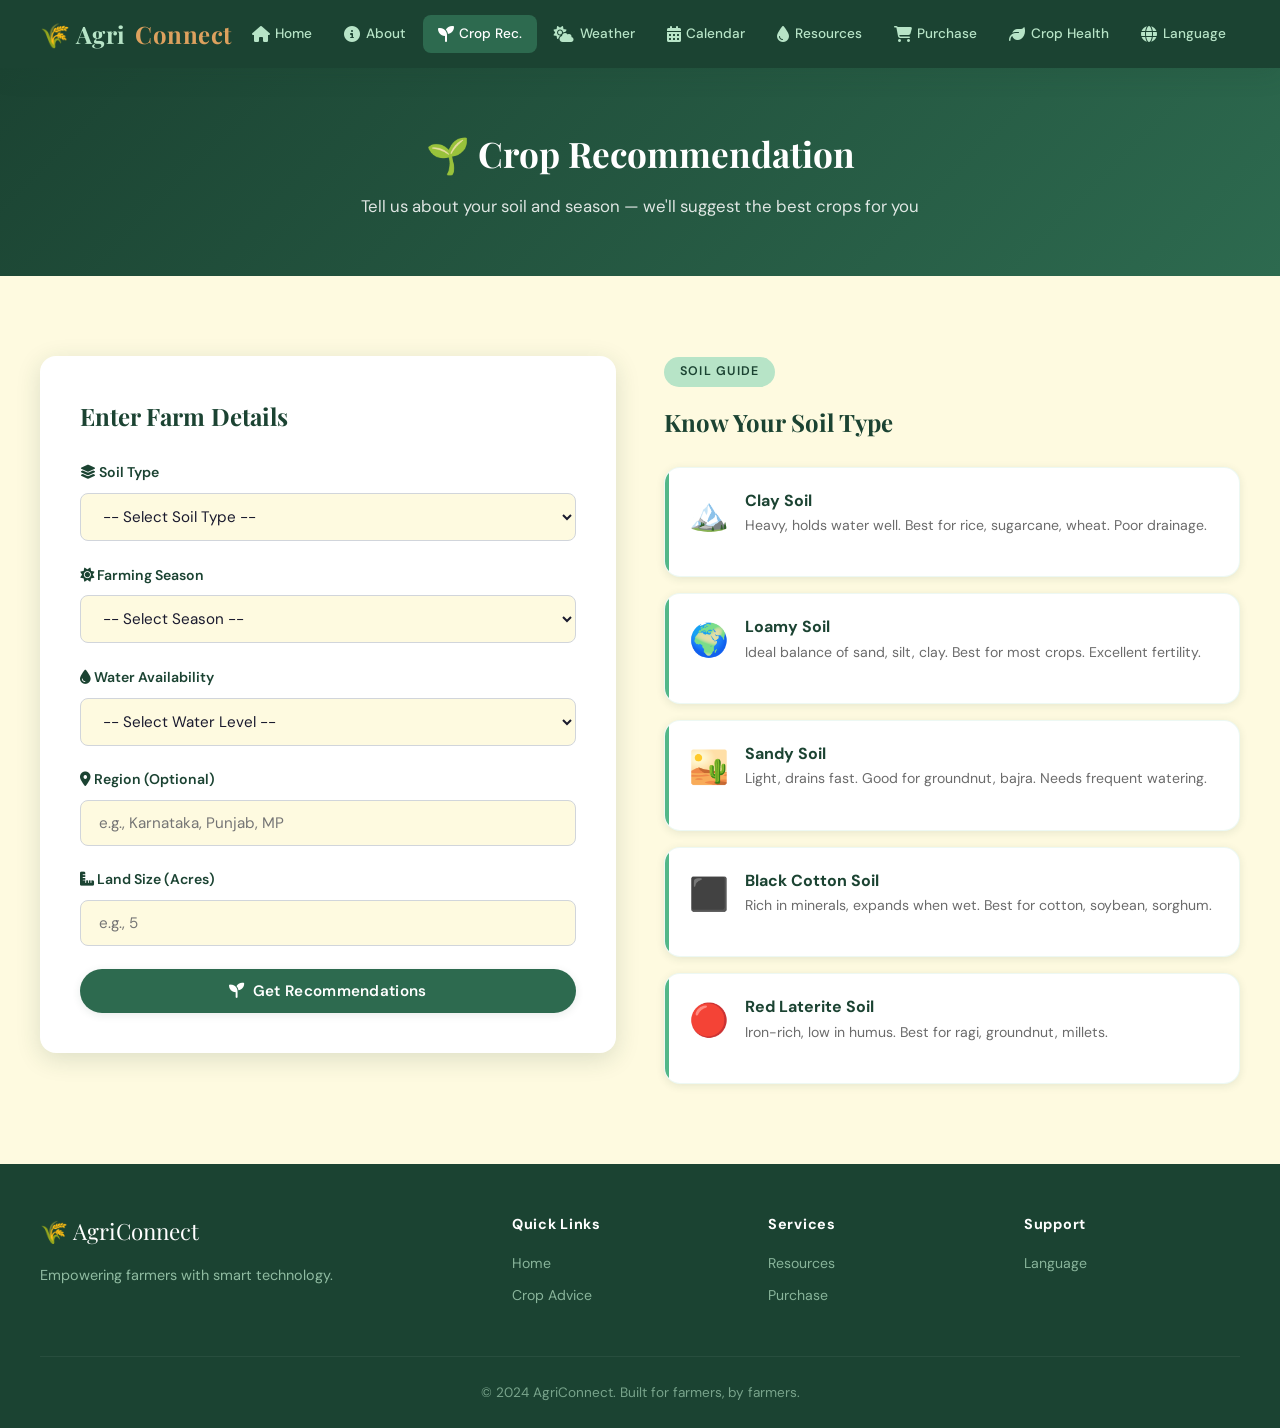
<file: Agriconnect/crop.html>
<!DOCTYPE html>
<html lang="en">
<head>
  <meta charset="UTF-8" />
  <meta name="viewport" content="width=device-width, initial-scale=1.0" />
  <title>Crop Recommendation – AgriConnect</title>
  <link rel="stylesheet" href="css/style.css" />
  <link rel="stylesheet" href="https://cdnjs.cloudflare.com/ajax/libs/font-awesome/6.5.0/css/all.min.css" />
</head>
<body>

  <nav class="navbar">
    <div class="navbar-brand">🌾 Agri<span>Connect</span></div>
    <div class="hamburger"><span></span><span></span><span></span></div>
    <ul class="nav-links">
      <li><a href="index.html"><i class="fa fa-home"></i> Home</a></li>
      <li><a href="about.html"><i class="fa fa-info-circle"></i> About</a></li>
      <li><a href="crop.html"><i class="fa fa-seedling"></i> Crop Rec.</a></li>
      <li><a href="weather.html"><i class="fa fa-cloud-sun"></i> Weather</a></li>
      <li><a href="calendar.html"><i class="fa fa-calendar-alt"></i> Calendar</a></li>
      <li><a href="resource.html"><i class="fa fa-tint"></i> Resources</a></li>
      <li><a href="purchase.html"><i class="fa fa-shopping-cart"></i> Purchase</a></li>
      <li><a href="crop-health.html"><i class="fa fa-leaf"></i> Crop Health</a></li>
      <li><a href="language.html"><i class="fa fa-globe"></i> Language</a></li>
    </ul>
  </nav>

  <div class="page-hero">
    <h1>🌱 Crop Recommendation</h1>
    <p>Tell us about your soil and season — we'll suggest the best crops for you</p>
  </div>

  <section class="section">
    <div class="container">
      <div style="display:grid;grid-template-columns:1fr 1fr;gap:3rem;align-items:start;">

        <!-- LEFT: FORM -->
        <div>
          <div class="form-card">
            <h2 style="font-family:var(--font-display);color:var(--green-dark);margin-bottom:1.5rem;">
              Enter Farm Details
            </h2>

            <div id="crop-alert" class="alert"></div>

            <form id="crop-form" method="POST" action="backend/crop_recommendation.php">
              <div class="form-group">
                <label for="soil-type"><i class="fa fa-layer-group"></i> Soil Type</label>
                <select id="soil-type" name="soil_type" required>
                  <option value="">-- Select Soil Type --</option>
                  <option value="clay">Clay Soil</option>
                  <option value="loamy">Loamy Soil</option>
                  <option value="sandy">Sandy Soil</option>
                  <option value="black">Black Cotton Soil</option>
                  <option value="red">Red Laterite Soil</option>
                </select>
              </div>

              <div class="form-group">
                <label for="season"><i class="fa fa-sun"></i> Farming Season</label>
                <select id="season" name="season" required>
                  <option value="">-- Select Season --</option>
                  <option value="kharif">Kharif (June–October)</option>
                  <option value="rabi">Rabi (November–March)</option>
                  <option value="zaid">Zaid (April–June)</option>
                </select>
              </div>

              <div class="form-group">
                <label for="water-availability"><i class="fa fa-tint"></i> Water Availability</label>
                <select id="water-availability" name="water_availability" required>
                  <option value="">-- Select Water Level --</option>
                  <option value="high">High (Irrigated / Canal)</option>
                  <option value="medium">Medium (Borewell / Tank)</option>
                  <option value="low">Low (Rainfed Only)</option>
                </select>
              </div>

              <div class="form-group">
                <label for="region"><i class="fa fa-map-marker-alt"></i> Region (Optional)</label>
                <input type="text" id="region" name="region" placeholder="e.g., Karnataka, Punjab, MP" />
              </div>

              <div class="form-group">
                <label for="land-size"><i class="fa fa-ruler-combined"></i> Land Size (Acres)</label>
                <input type="number" id="land-size" name="land_size" placeholder="e.g., 5" min="0.5" step="0.5" />
              </div>

              <button type="submit" class="btn btn-green" style="width:100%;justify-content:center;">
                <i class="fa fa-seedling"></i> Get Recommendations
              </button>
            </form>

            <!-- RESULT BOX -->
            <div class="result-box" id="crop-result">
              <h3>🌿 Recommended Crops for Your Farm</h3>
              <p id="result-info"></p>
              <div class="crop-suggestions" id="result-crops"></div>
              <div style="margin-top:1.2rem;font-size:0.9rem;color:var(--green-dark);">
                <strong>💡 Pro Tip:</strong> Choose 2–3 crops and rotate them each season for best soil health.
              </div>
            </div>
          </div>
        </div>

        <!-- RIGHT: INFO CARDS -->
        <div>
          <span class="section-label">Soil Guide</span>
          <h2 style="font-family:var(--font-display);color:var(--green-dark);margin-bottom:1.5rem;">
            Know Your Soil Type
          </h2>

          <div style="display:flex;flex-direction:column;gap:1rem;">
            <div class="card" style="padding:1.2rem 1.5rem;">
              <div style="display:flex;gap:1rem;align-items:flex-start;">
                <span style="font-size:2rem;">🏔️</span>
                <div>
                  <h4 style="color:var(--green-dark);">Clay Soil</h4>
                  <p style="font-size:0.88rem;color:var(--text-light);">Heavy, holds water well. Best for rice, sugarcane, wheat. Poor drainage.</p>
                </div>
              </div>
            </div>
            <div class="card" style="padding:1.2rem 1.5rem;">
              <div style="display:flex;gap:1rem;align-items:flex-start;">
                <span style="font-size:2rem;">🌍</span>
                <div>
                  <h4 style="color:var(--green-dark);">Loamy Soil</h4>
                  <p style="font-size:0.88rem;color:var(--text-light);">Ideal balance of sand, silt, clay. Best for most crops. Excellent fertility.</p>
                </div>
              </div>
            </div>
            <div class="card" style="padding:1.2rem 1.5rem;">
              <div style="display:flex;gap:1rem;align-items:flex-start;">
                <span style="font-size:2rem;">🏜️</span>
                <div>
                  <h4 style="color:var(--green-dark);">Sandy Soil</h4>
                  <p style="font-size:0.88rem;color:var(--text-light);">Light, drains fast. Good for groundnut, bajra. Needs frequent watering.</p>
                </div>
              </div>
            </div>
            <div class="card" style="padding:1.2rem 1.5rem;">
              <div style="display:flex;gap:1rem;align-items:flex-start;">
                <span style="font-size:2rem;">⬛</span>
                <div>
                  <h4 style="color:var(--green-dark);">Black Cotton Soil</h4>
                  <p style="font-size:0.88rem;color:var(--text-light);">Rich in minerals, expands when wet. Best for cotton, soybean, sorghum.</p>
                </div>
              </div>
            </div>
            <div class="card" style="padding:1.2rem 1.5rem;">
              <div style="display:flex;gap:1rem;align-items:flex-start;">
                <span style="font-size:2rem;">🔴</span>
                <div>
                  <h4 style="color:var(--green-dark);">Red Laterite Soil</h4>
                  <p style="font-size:0.88rem;color:var(--text-light);">Iron-rich, low in humus. Best for ragi, groundnut, millets.</p>
                </div>
              </div>
            </div>
          </div>
        </div>

      </div>
    </div>
  </section>

  <footer>
    <div class="footer-grid">
      <div><div class="footer-brand">🌾 AgriConnect</div><p class="footer-desc">Empowering farmers with smart technology.</p></div>
      <div class="footer-col"><h4>Quick Links</h4><a href="index.html">Home</a><a href="crop.html">Crop Advice</a></div>
      <div class="footer-col"><h4>Services</h4><a href="resource.html">Resources</a><a href="purchase.html">Purchase</a></div>
      <div class="footer-col"><h4>Support</h4><a href="language.html">Language</a></div>
    </div>
    <div class="footer-bottom">© 2024 AgriConnect. Built for farmers, by farmers.</div>
  </footer>

  <script src="js/script.js"></script>
</body>
</html>
</file>
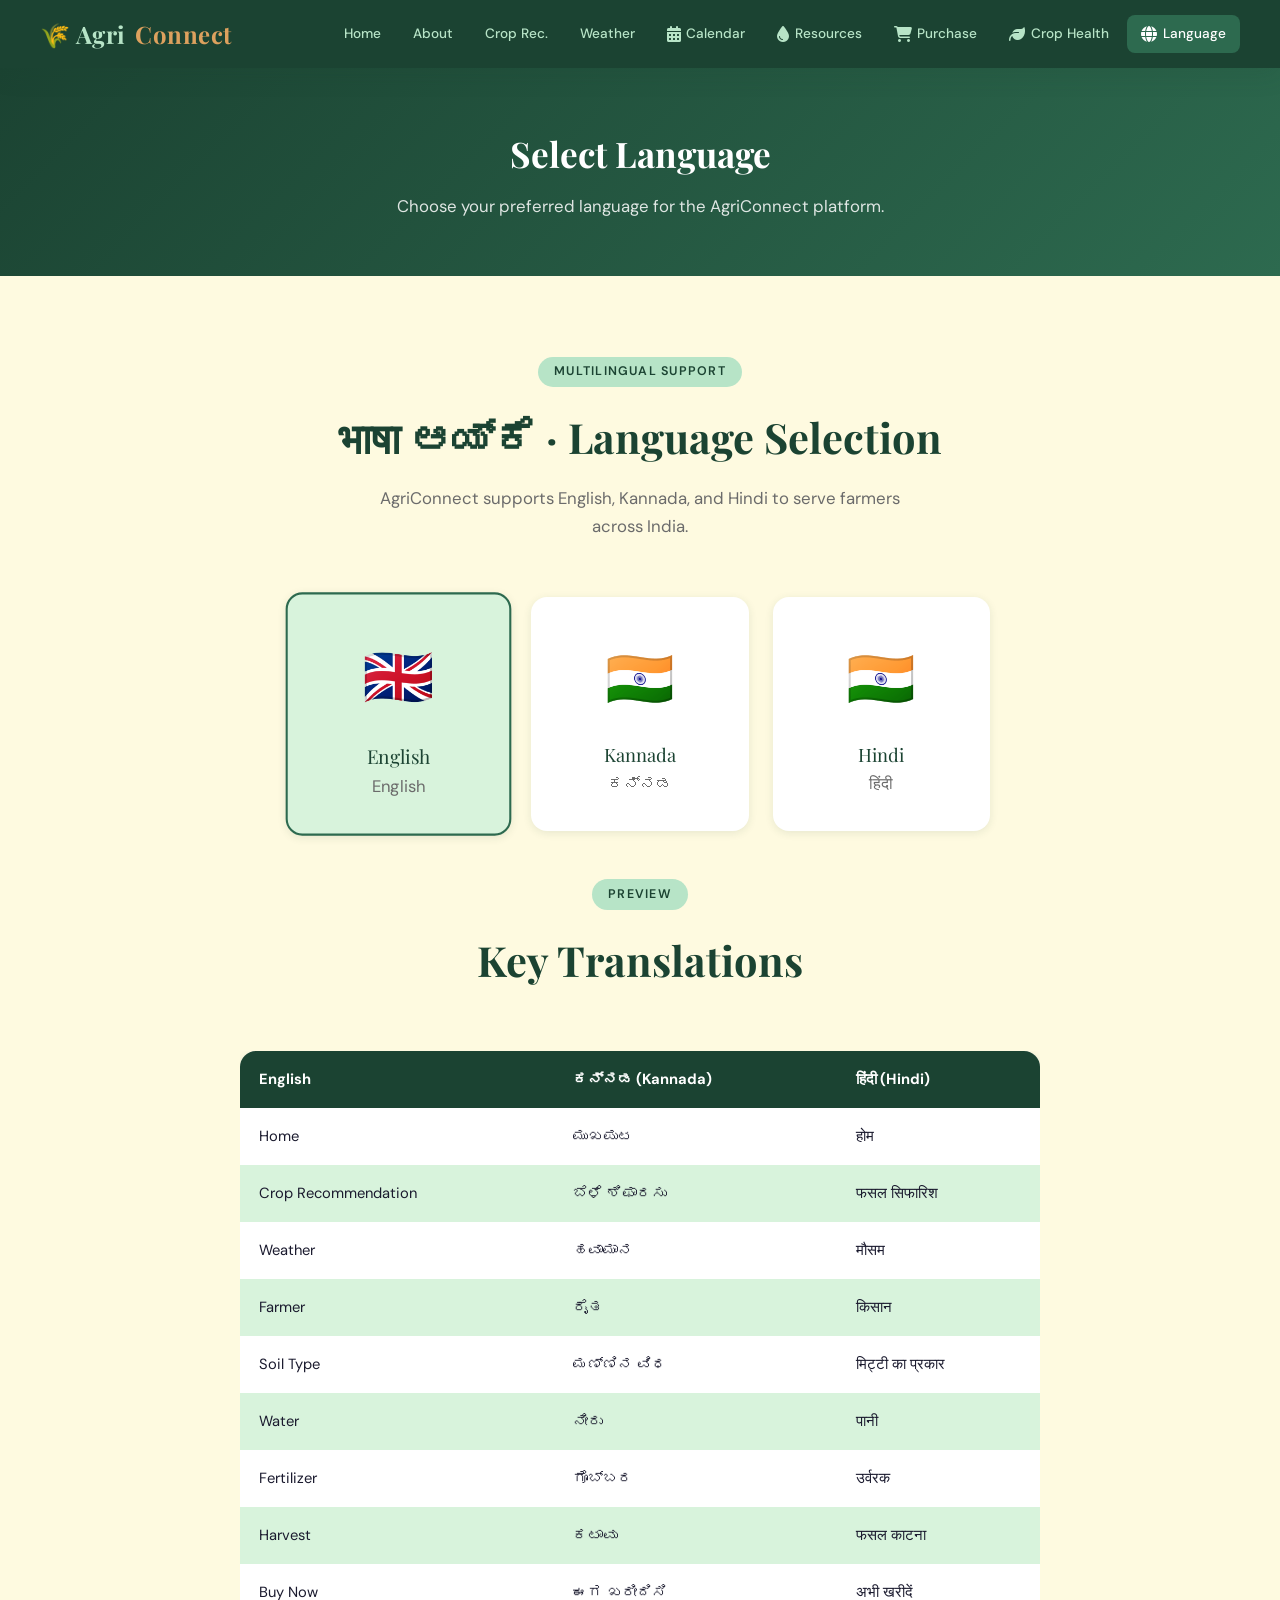
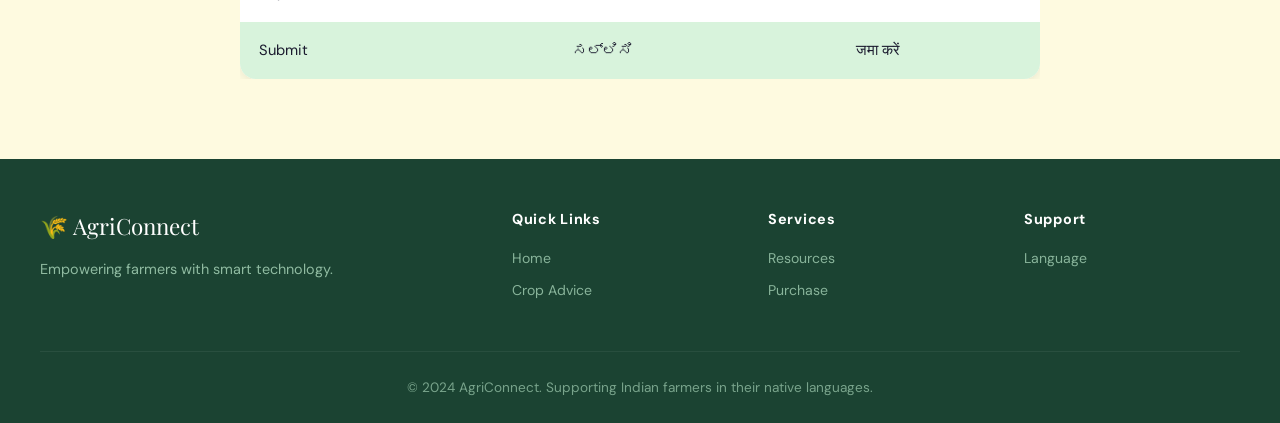
<file: Agriconnect/language.html>
<!DOCTYPE html>
<html lang="en">
<head>
  <meta charset="UTF-8" />
  <meta name="viewport" content="width=device-width, initial-scale=1.0" />
  <title>Language – AgriConnect</title>
  <link rel="stylesheet" href="css/style.css" />
  <link rel="stylesheet" href="https://cdnjs.cloudflare.com/ajax/libs/font-awesome/6.5.0/css/all.min.css" />
</head>
<body>

  <nav class="navbar">
    <div class="navbar-brand">🌾 Agri<span>Connect</span></div>
    <div class="hamburger"><span></span><span></span><span></span></div>
    <ul class="nav-links">
      <li><a href="index.html" id="nav-home"><i class="fa fa-home"></i> Home</a></li>
      <li><a href="about.html" id="nav-about"><i class="fa fa-info-circle"></i> About</a></li>
      <li><a href="crop.html"  id="nav-crop"><i class="fa fa-seedling"></i> Crop Rec.</a></li>
      <li><a href="weather.html" id="nav-weather"><i class="fa fa-cloud-sun"></i> Weather</a></li>
      <li><a href="calendar.html"><i class="fa fa-calendar-alt"></i> Calendar</a></li>
      <li><a href="resource.html"><i class="fa fa-tint"></i> Resources</a></li>
      <li><a href="purchase.html"><i class="fa fa-shopping-cart"></i> Purchase</a></li>
      <li><a href="crop-health.html"><i class="fa fa-leaf"></i> Crop Health</a></li>
      <li><a href="language.html"><i class="fa fa-globe"></i> Language</a></li>
    </ul>
  </nav>

  <div class="page-hero">
    <h1 id="lang-heading">🌐 Select Language</h1>
    <p id="lang-subtext">Choose your preferred language for the AgriConnect platform</p>
  </div>

  <section class="section">
    <div class="container">
      <div class="section-header">
        <span class="section-label">Multilingual Support</span>
        <h2>भाषा ಆಯ್ಕೆ · Language Selection</h2>
        <p>AgriConnect supports English, Kannada, and Hindi to serve farmers across India.</p>
      </div>

      <!-- LANGUAGE CARDS -->
      <div class="lang-grid" style="max-width:700px;margin:0 auto 3rem;">
        <div class="lang-card" data-lang="en" onclick="selectLang(this,'en')">
          <div class="lang-flag">🇬🇧</div>
          <div class="lang-name">English</div>
          <div class="lang-native">English</div>
        </div>

        <div class="lang-card" data-lang="kn" onclick="selectLang(this,'kn')">
          <div class="lang-flag">🇮🇳</div>
          <div class="lang-name">Kannada</div>
          <div class="lang-native">ಕನ್ನಡ</div>
        </div>

        <div class="lang-card" data-lang="hi" onclick="selectLang(this,'hi')">
          <div class="lang-flag">🇮🇳</div>
          <div class="lang-name">Hindi</div>
          <div class="lang-native">हिंदी</div>
        </div>
      </div>

      <!-- CONFIRMATION MESSAGE -->
      <div id="lang-confirm" style="display:none;text-align:center;margin-bottom:2rem;">
        <div style="background:var(--green-bg);border:2px solid var(--green-light);border-radius:var(--radius-md);padding:1.5rem 2rem;display:inline-block;">
          <p style="font-size:1.1rem;color:var(--green-dark);font-weight:600;" id="lang-confirm-msg">
            ✅ Language set to English
          </p>
        </div>
      </div>

      <!-- TRANSLATIONS PREVIEW -->
      <div class="section-header">
        <span class="section-label">Preview</span>
        <h2>Key Translations</h2>
      </div>

      <div style="overflow-x:auto;max-width:800px;margin:0 auto;">
        <table class="resource-table">
          <thead>
            <tr>
              <th>English</th>
              <th>ಕನ್ನಡ (Kannada)</th>
              <th>हिंदी (Hindi)</th>
            </tr>
          </thead>
          <tbody>
            <tr><td>Home</td><td>ಮುಖಪುಟ</td><td>होम</td></tr>
            <tr><td>Crop Recommendation</td><td>ಬೆಳೆ ಶಿಫಾರಸು</td><td>फसल सिफारिश</td></tr>
            <tr><td>Weather</td><td>ಹವಾಮಾನ</td><td>मौसम</td></tr>
            <tr><td>Farmer</td><td>ರೈತ</td><td>किसान</td></tr>
            <tr><td>Soil Type</td><td>ಮಣ್ಣಿನ ವಿಧ</td><td>मिट्टी का प्रकार</td></tr>
            <tr><td>Water</td><td>ನೀರು</td><td>पानी</td></tr>
            <tr><td>Fertilizer</td><td>ಗೊಬ್ಬರ</td><td>उर्वरक</td></tr>
            <tr><td>Harvest</td><td>ಕಟಾವು</td><td>फसल काटना</td></tr>
            <tr><td>Buy Now</td><td>ಈಗ ಖರೀದಿಸಿ</td><td>अभी खरीदें</td></tr>
            <tr><td>Submit</td><td>ಸಲ್ಲಿಸಿ</td><td>जमा करें</td></tr>
          </tbody>
        </table>
      </div>

    </div>
  </section>

  <footer>
    <div class="footer-grid">
      <div><div class="footer-brand">🌾 AgriConnect</div><p class="footer-desc">Empowering farmers with smart technology.</p></div>
      <div class="footer-col"><h4>Quick Links</h4><a href="index.html">Home</a><a href="crop.html">Crop Advice</a></div>
      <div class="footer-col"><h4>Services</h4><a href="resource.html">Resources</a><a href="purchase.html">Purchase</a></div>
      <div class="footer-col"><h4>Support</h4><a href="language.html">Language</a></div>
    </div>
    <div class="footer-bottom">© 2024 AgriConnect. Supporting Indian farmers in their native languages.</div>
  </footer>

  <script src="js/script.js"></script>
  <script>
    function selectLang(el, lang) {
      // Update UI
      document.querySelectorAll('.lang-card').forEach(c => c.classList.remove('selected'));
      el.classList.add('selected');

      // Save preference
      localStorage.setItem('agri_lang', lang);

      // Show confirm
      const msgs = { en: '✅ Language set to English', kn: '✅ ಭಾಷೆ ಕನ್ನಡಕ್ಕೆ ಹೊಂದಿಸಲಾಗಿದೆ', hi: '✅ भाषा हिंदी में सेट कर दी गई है' };
      document.getElementById('lang-confirm-msg').textContent = msgs[lang];
      document.getElementById('lang-confirm').style.display = 'block';
    }
  </script>
</body>
</html>
</file>
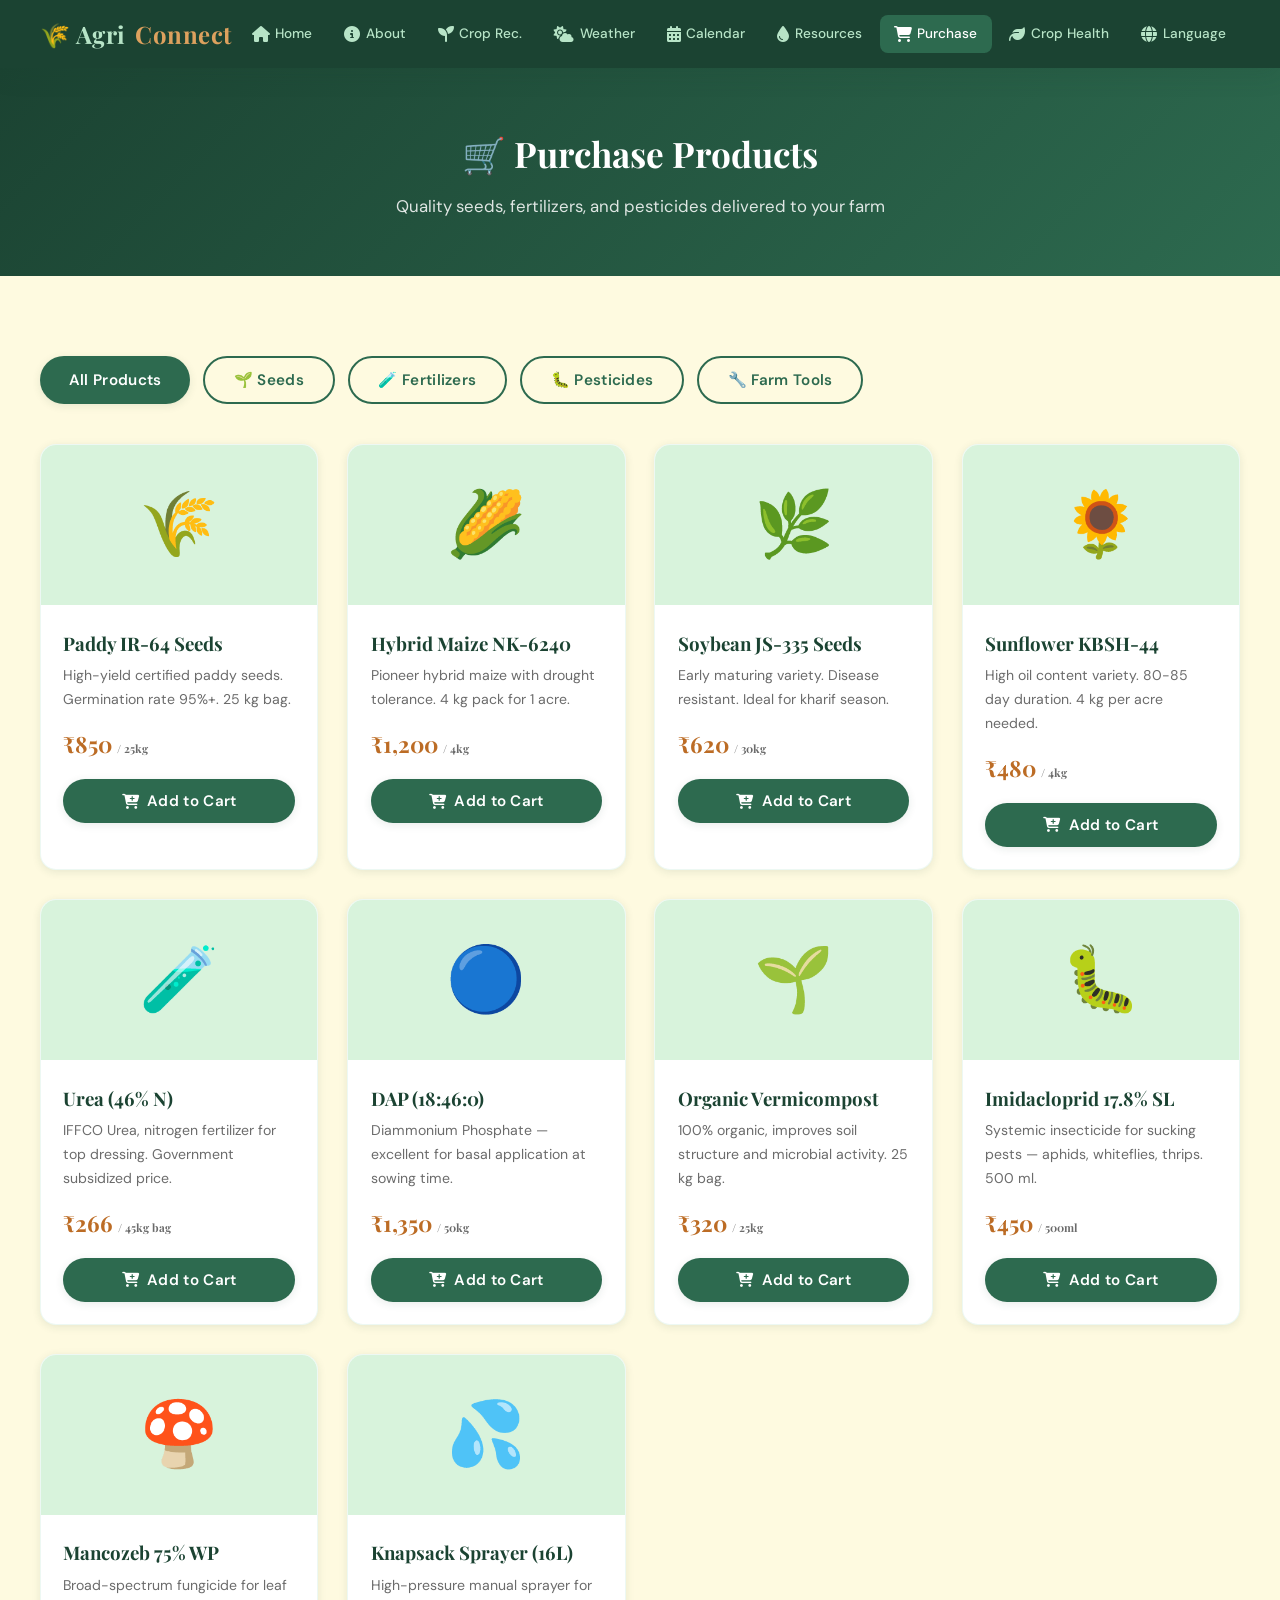
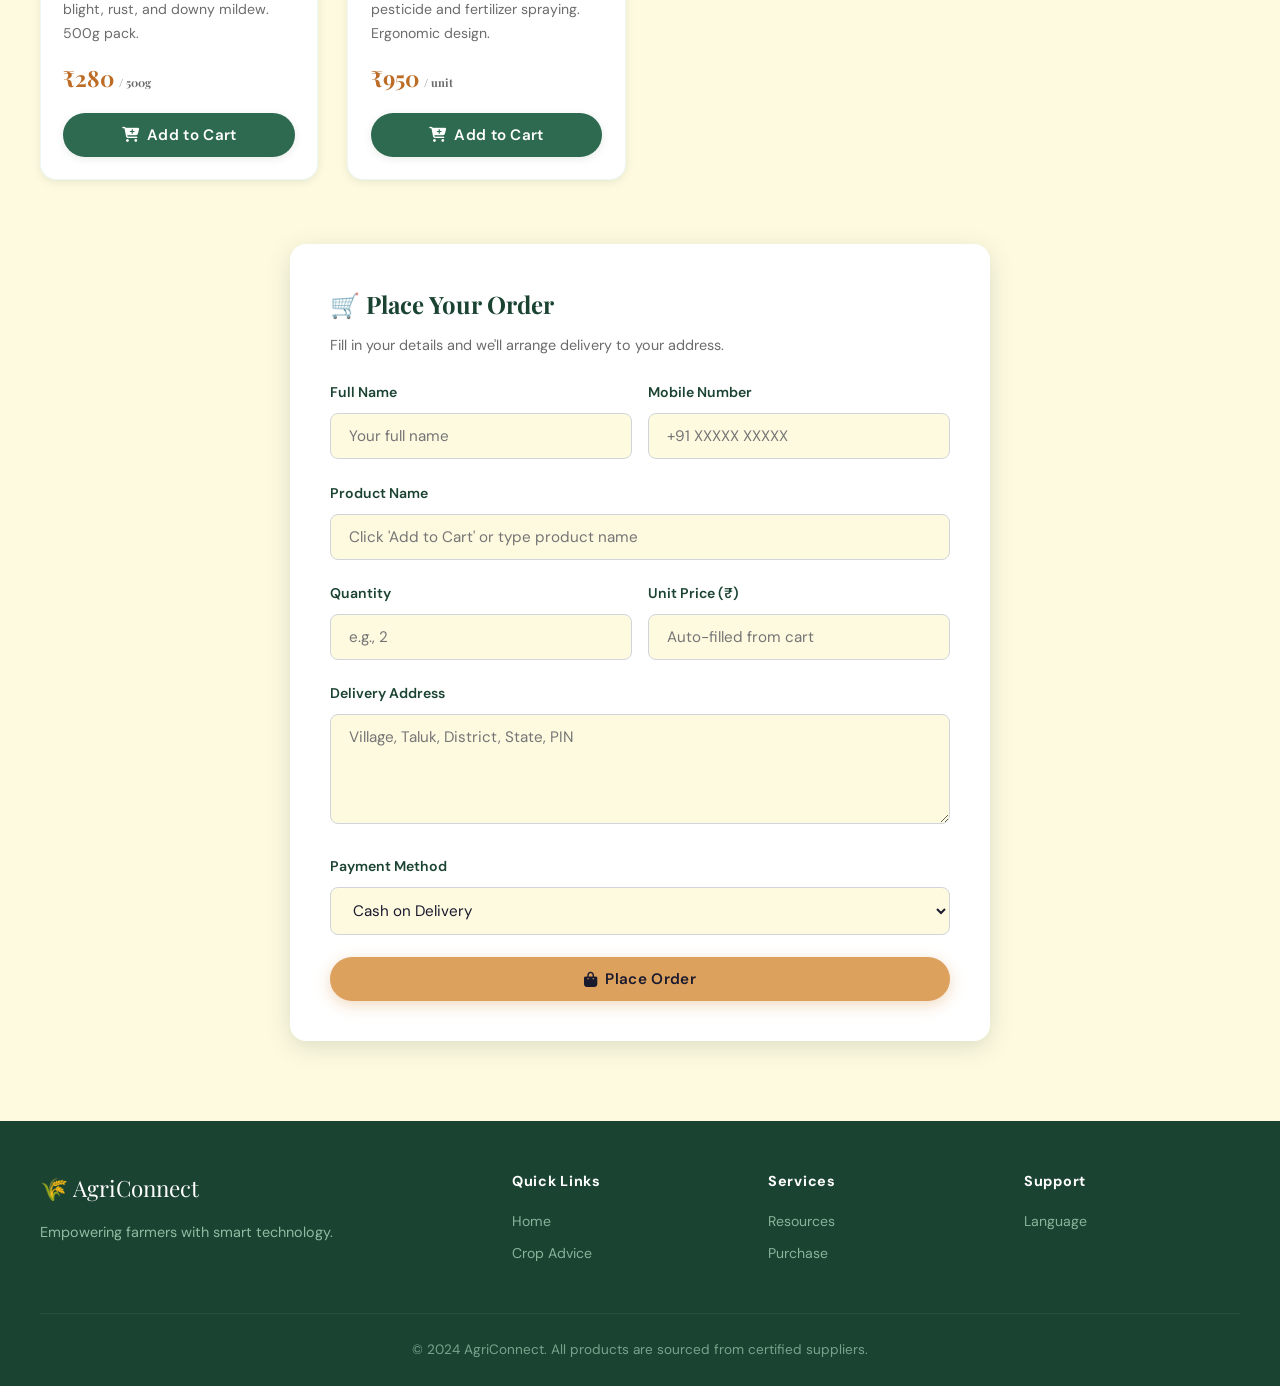
<file: Agriconnect/purchase.html>
<!DOCTYPE html>
<html lang="en">
<head>
  <meta charset="UTF-8" />
  <meta name="viewport" content="width=device-width, initial-scale=1.0" />
  <title>Purchase Products – AgriConnect</title>
  <link rel="stylesheet" href="css/style.css" />
  <link rel="stylesheet" href="https://cdnjs.cloudflare.com/ajax/libs/font-awesome/6.5.0/css/all.min.css" />
</head>
<body>

  <nav class="navbar">
    <div class="navbar-brand">🌾 Agri<span>Connect</span></div>
    <div class="hamburger"><span></span><span></span><span></span></div>
    <ul class="nav-links">
      <li><a href="index.html"><i class="fa fa-home"></i> Home</a></li>
      <li><a href="about.html"><i class="fa fa-info-circle"></i> About</a></li>
      <li><a href="crop.html"><i class="fa fa-seedling"></i> Crop Rec.</a></li>
      <li><a href="weather.html"><i class="fa fa-cloud-sun"></i> Weather</a></li>
      <li><a href="calendar.html"><i class="fa fa-calendar-alt"></i> Calendar</a></li>
      <li><a href="resource.html"><i class="fa fa-tint"></i> Resources</a></li>
      <li><a href="purchase.html"><i class="fa fa-shopping-cart"></i> Purchase</a></li>
      <li><a href="crop-health.html"><i class="fa fa-leaf"></i> Crop Health</a></li>
      <li><a href="language.html"><i class="fa fa-globe"></i> Language</a></li>
    </ul>
  </nav>

  <div class="page-hero">
    <h1>🛒 Purchase Products</h1>
    <p>Quality seeds, fertilizers, and pesticides delivered to your farm</p>
  </div>

  <section class="section">
    <div class="container">

      <!-- CATEGORY TABS -->
      <div style="display:flex;gap:0.8rem;flex-wrap:wrap;margin-bottom:2.5rem;">
        <button class="btn btn-green" onclick="filterProducts('all')">All Products</button>
        <button class="btn btn-outline" onclick="filterProducts('seed')">🌱 Seeds</button>
        <button class="btn btn-outline" onclick="filterProducts('fertilizer')">🧪 Fertilizers</button>
        <button class="btn btn-outline" onclick="filterProducts('pesticide')">🐛 Pesticides</button>
        <button class="btn btn-outline" onclick="filterProducts('tool')">🔧 Farm Tools</button>
      </div>

      <!-- PRODUCTS GRID -->
      <div class="products-grid" id="products-grid">

        <!-- Seeds -->
        <div class="product-card" data-category="seed">
          <div class="product-img">🌾</div>
          <div class="product-body">
            <h3>Paddy IR-64 Seeds</h3>
            <p>High-yield certified paddy seeds. Germination rate 95%+. 25 kg bag.</p>
            <div class="product-price">₹850 <small style="font-size:0.7rem;color:var(--text-light);">/ 25kg</small></div>
            <button class="btn btn-green add-to-cart" data-name="Paddy IR-64 Seeds" data-price="850" style="width:100%;justify-content:center;">
              <i class="fa fa-cart-plus"></i> Add to Cart
            </button>
          </div>
        </div>

        <div class="product-card" data-category="seed">
          <div class="product-img">🌽</div>
          <div class="product-body">
            <h3>Hybrid Maize NK-6240</h3>
            <p>Pioneer hybrid maize with drought tolerance. 4 kg pack for 1 acre.</p>
            <div class="product-price">₹1,200 <small style="font-size:0.7rem;color:var(--text-light);">/ 4kg</small></div>
            <button class="btn btn-green add-to-cart" data-name="Hybrid Maize NK-6240" data-price="1200" style="width:100%;justify-content:center;">
              <i class="fa fa-cart-plus"></i> Add to Cart
            </button>
          </div>
        </div>

        <div class="product-card" data-category="seed">
          <div class="product-img">🌿</div>
          <div class="product-body">
            <h3>Soybean JS-335 Seeds</h3>
            <p>Early maturing variety. Disease resistant. Ideal for kharif season.</p>
            <div class="product-price">₹620 <small style="font-size:0.7rem;color:var(--text-light);">/ 30kg</small></div>
            <button class="btn btn-green add-to-cart" data-name="Soybean JS-335 Seeds" data-price="620" style="width:100%;justify-content:center;">
              <i class="fa fa-cart-plus"></i> Add to Cart
            </button>
          </div>
        </div>

        <div class="product-card" data-category="seed">
          <div class="product-img">🌻</div>
          <div class="product-body">
            <h3>Sunflower KBSH-44</h3>
            <p>High oil content variety. 80-85 day duration. 4 kg per acre needed.</p>
            <div class="product-price">₹480 <small style="font-size:0.7rem;color:var(--text-light);">/ 4kg</small></div>
            <button class="btn btn-green add-to-cart" data-name="Sunflower KBSH-44" data-price="480" style="width:100%;justify-content:center;">
              <i class="fa fa-cart-plus"></i> Add to Cart
            </button>
          </div>
        </div>

        <!-- Fertilizers -->
        <div class="product-card" data-category="fertilizer">
          <div class="product-img">🧪</div>
          <div class="product-body">
            <h3>Urea (46% N)</h3>
            <p>IFFCO Urea, nitrogen fertilizer for top dressing. Government subsidized price.</p>
            <div class="product-price">₹266 <small style="font-size:0.7rem;color:var(--text-light);">/ 45kg bag</small></div>
            <button class="btn btn-green add-to-cart" data-name="Urea 45kg" data-price="266" style="width:100%;justify-content:center;">
              <i class="fa fa-cart-plus"></i> Add to Cart
            </button>
          </div>
        </div>

        <div class="product-card" data-category="fertilizer">
          <div class="product-img">🔵</div>
          <div class="product-body">
            <h3>DAP (18:46:0)</h3>
            <p>Diammonium Phosphate — excellent for basal application at sowing time.</p>
            <div class="product-price">₹1,350 <small style="font-size:0.7rem;color:var(--text-light);">/ 50kg</small></div>
            <button class="btn btn-green add-to-cart" data-name="DAP 50kg" data-price="1350" style="width:100%;justify-content:center;">
              <i class="fa fa-cart-plus"></i> Add to Cart
            </button>
          </div>
        </div>

        <div class="product-card" data-category="fertilizer">
          <div class="product-img">🌱</div>
          <div class="product-body">
            <h3>Organic Vermicompost</h3>
            <p>100% organic, improves soil structure and microbial activity. 25 kg bag.</p>
            <div class="product-price">₹320 <small style="font-size:0.7rem;color:var(--text-light);">/ 25kg</small></div>
            <button class="btn btn-green add-to-cart" data-name="Vermicompost 25kg" data-price="320" style="width:100%;justify-content:center;">
              <i class="fa fa-cart-plus"></i> Add to Cart
            </button>
          </div>
        </div>

        <!-- Pesticides -->
        <div class="product-card" data-category="pesticide">
          <div class="product-img">🐛</div>
          <div class="product-body">
            <h3>Imidacloprid 17.8% SL</h3>
            <p>Systemic insecticide for sucking pests — aphids, whiteflies, thrips. 500 ml.</p>
            <div class="product-price">₹450 <small style="font-size:0.7rem;color:var(--text-light);">/ 500ml</small></div>
            <button class="btn btn-green add-to-cart" data-name="Imidacloprid 500ml" data-price="450" style="width:100%;justify-content:center;">
              <i class="fa fa-cart-plus"></i> Add to Cart
            </button>
          </div>
        </div>

        <div class="product-card" data-category="pesticide">
          <div class="product-img">🍄</div>
          <div class="product-body">
            <h3>Mancozeb 75% WP</h3>
            <p>Broad-spectrum fungicide for leaf blight, rust, and downy mildew. 500g pack.</p>
            <div class="product-price">₹280 <small style="font-size:0.7rem;color:var(--text-light);">/ 500g</small></div>
            <button class="btn btn-green add-to-cart" data-name="Mancozeb 500g" data-price="280" style="width:100%;justify-content:center;">
              <i class="fa fa-cart-plus"></i> Add to Cart
            </button>
          </div>
        </div>

        <!-- Farm Tools -->
        <div class="product-card" data-category="tool">
          <div class="product-img">💦</div>
          <div class="product-body">
            <h3>Knapsack Sprayer (16L)</h3>
            <p>High-pressure manual sprayer for pesticide and fertilizer spraying. Ergonomic design.</p>
            <div class="product-price">₹950 <small style="font-size:0.7rem;color:var(--text-light);">/ unit</small></div>
            <button class="btn btn-green add-to-cart" data-name="Knapsack Sprayer 16L" data-price="950" style="width:100%;justify-content:center;">
              <i class="fa fa-cart-plus"></i> Add to Cart
            </button>
          </div>
        </div>

      </div>

      <!-- ORDER FORM -->
      <div id="order-form-section" style="margin-top:4rem;">
        <div class="form-card" style="max-width:700px;margin:0 auto;">
          <h2 style="font-family:var(--font-display);color:var(--green-dark);margin-bottom:0.5rem;">
            🛒 Place Your Order
          </h2>
          <p style="color:var(--text-light);margin-bottom:1.5rem;font-size:0.9rem;">Fill in your details and we'll arrange delivery to your address.</p>

          <div id="purchase-alert" class="alert"></div>

          <form id="purchase-form" method="POST" action="backend/purchase_product.php">
            <div class="form-row">
              <div class="form-group">
                <label>Full Name</label>
                <input type="text" name="customer_name" placeholder="Your full name" required />
              </div>
              <div class="form-group">
                <label>Mobile Number</label>
                <input type="tel" name="mobile" placeholder="+91 XXXXX XXXXX" required />
              </div>
            </div>

            <div class="form-group">
              <label>Product Name</label>
              <input type="text" name="product_name" id="purchase-product" placeholder="Click 'Add to Cart' or type product name" required />
            </div>

            <div class="form-row">
              <div class="form-group">
                <label>Quantity</label>
                <input type="number" name="quantity" placeholder="e.g., 2" min="1" required />
              </div>
              <div class="form-group">
                <label>Unit Price (₹)</label>
                <input type="number" name="price" id="purchase-price" placeholder="Auto-filled from cart" />
              </div>
            </div>

            <div class="form-group">
              <label>Delivery Address</label>
              <textarea name="address" placeholder="Village, Taluk, District, State, PIN" required></textarea>
            </div>

            <div class="form-group">
              <label>Payment Method</label>
              <select name="payment_method">
                <option value="cod">Cash on Delivery</option>
                <option value="upi">UPI / Google Pay</option>
                <option value="bank">Bank Transfer / NEFT</option>
                <option value="card">Credit / Debit Card</option>
              </select>
            </div>

            <button type="submit" class="btn btn-primary" style="width:100%;justify-content:center;">
              <i class="fa fa-shopping-bag"></i> Place Order
            </button>
          </form>
        </div>
      </div>

    </div>
  </section>

  <footer>
    <div class="footer-grid">
      <div><div class="footer-brand">🌾 AgriConnect</div><p class="footer-desc">Empowering farmers with smart technology.</p></div>
      <div class="footer-col"><h4>Quick Links</h4><a href="index.html">Home</a><a href="crop.html">Crop Advice</a></div>
      <div class="footer-col"><h4>Services</h4><a href="resource.html">Resources</a><a href="purchase.html">Purchase</a></div>
      <div class="footer-col"><h4>Support</h4><a href="language.html">Language</a></div>
    </div>
    <div class="footer-bottom">© 2024 AgriConnect. All products are sourced from certified suppliers.</div>
  </footer>

  <script src="js/script.js"></script>
  <script>
    // Filter products by category
    function filterProducts(cat) {
      document.querySelectorAll('.product-card').forEach(card => {
        card.style.display = (cat === 'all' || card.getAttribute('data-category') === cat) ? 'block' : 'none';
      });
    }
  </script>
</body>
</html>
</file>
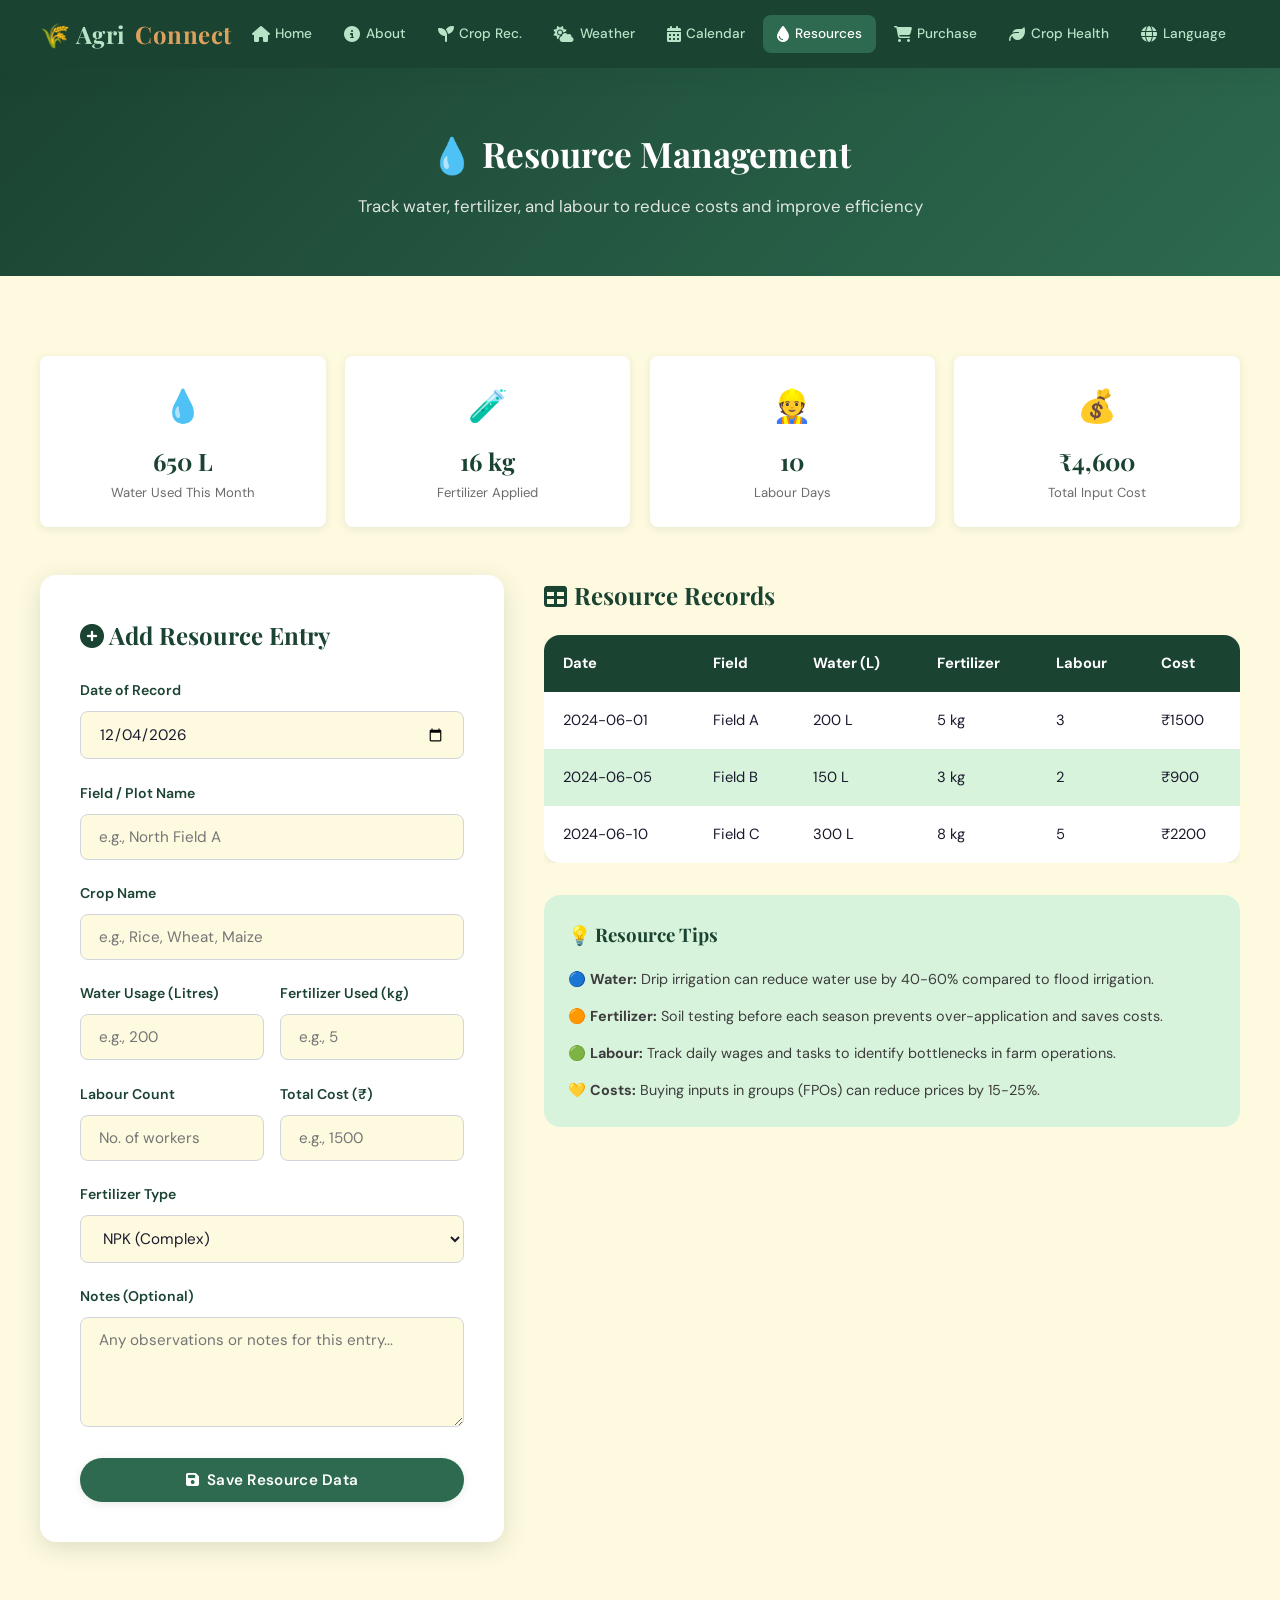
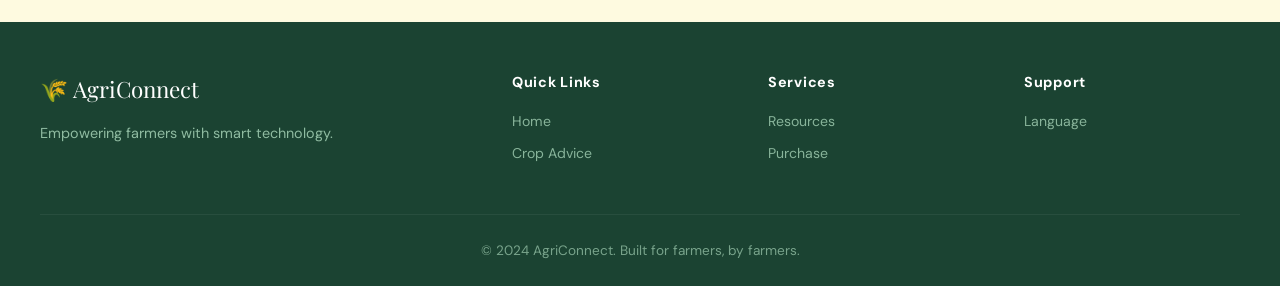
<file: Agriconnect/resource.html>
<!DOCTYPE html>
<html lang="en">
<head>
  <meta charset="UTF-8" />
  <meta name="viewport" content="width=device-width, initial-scale=1.0" />
  <title>Resource Management – AgriConnect</title>
  <link rel="stylesheet" href="css/style.css" />
  <link rel="stylesheet" href="https://cdnjs.cloudflare.com/ajax/libs/font-awesome/6.5.0/css/all.min.css" />
</head>
<body>

  <nav class="navbar">
    <div class="navbar-brand">🌾 Agri<span>Connect</span></div>
    <div class="hamburger"><span></span><span></span><span></span></div>
    <ul class="nav-links">
      <li><a href="index.html"><i class="fa fa-home"></i> Home</a></li>
      <li><a href="about.html"><i class="fa fa-info-circle"></i> About</a></li>
      <li><a href="crop.html"><i class="fa fa-seedling"></i> Crop Rec.</a></li>
      <li><a href="weather.html"><i class="fa fa-cloud-sun"></i> Weather</a></li>
      <li><a href="calendar.html"><i class="fa fa-calendar-alt"></i> Calendar</a></li>
      <li><a href="resource.html"><i class="fa fa-tint"></i> Resources</a></li>
      <li><a href="purchase.html"><i class="fa fa-shopping-cart"></i> Purchase</a></li>
      <li><a href="crop-health.html"><i class="fa fa-leaf"></i> Crop Health</a></li>
      <li><a href="language.html"><i class="fa fa-globe"></i> Language</a></li>
    </ul>
  </nav>

  <div class="page-hero">
    <h1>💧 Resource Management</h1>
    <p>Track water, fertilizer, and labour to reduce costs and improve efficiency</p>
  </div>

  <section class="section">
    <div class="container">

      <!-- SUMMARY STATS -->
      <div style="display:grid;grid-template-columns:repeat(auto-fit,minmax(180px,1fr));gap:1.2rem;margin-bottom:3rem;">
        <div class="weather-stat">
          <div class="stat-icon">💧</div>
          <div class="stat-val">650 L</div>
          <div class="stat-lbl">Water Used This Month</div>
        </div>
        <div class="weather-stat">
          <div class="stat-icon">🧪</div>
          <div class="stat-val">16 kg</div>
          <div class="stat-lbl">Fertilizer Applied</div>
        </div>
        <div class="weather-stat">
          <div class="stat-icon">👷</div>
          <div class="stat-val">10</div>
          <div class="stat-lbl">Labour Days</div>
        </div>
        <div class="weather-stat">
          <div class="stat-icon">💰</div>
          <div class="stat-val">₹4,600</div>
          <div class="stat-lbl">Total Input Cost</div>
        </div>
      </div>

      <!-- FORM + TABLE -->
      <div style="display:grid;grid-template-columns:1fr 1.5fr;gap:2.5rem;align-items:start;">

        <!-- ENTRY FORM -->
        <div class="form-card">
          <h2 style="font-family:var(--font-display);color:var(--green-dark);margin-bottom:1.5rem;">
            <i class="fa fa-plus-circle"></i> Add Resource Entry
          </h2>

          <div id="resource-alert" class="alert"></div>

          <!-- Form posts to PHP backend; JS also handles client-side -->
          <form id="resource-form" method="POST" action="backend/resource_management.php">
            <div class="form-group">
              <label>Date of Record</label>
              <input type="date" name="record_date" id="record-date" required />
            </div>

            <div class="form-group">
              <label>Field / Plot Name</label>
              <input type="text" name="field_name" placeholder="e.g., North Field A" required />
            </div>

            <div class="form-group">
              <label>Crop Name</label>
              <input type="text" name="crop_name" placeholder="e.g., Rice, Wheat, Maize" required />
            </div>

            <div class="form-row">
              <div class="form-group">
                <label>Water Usage (Litres)</label>
                <input type="number" name="water_usage" placeholder="e.g., 200" min="0" step="10" required />
              </div>
              <div class="form-group">
                <label>Fertilizer Used (kg)</label>
                <input type="number" name="fertilizer_usage" placeholder="e.g., 5" min="0" step="0.5" required />
              </div>
            </div>

            <div class="form-row">
              <div class="form-group">
                <label>Labour Count</label>
                <input type="number" name="labour_count" placeholder="No. of workers" min="0" required />
              </div>
              <div class="form-group">
                <label>Total Cost (₹)</label>
                <input type="number" name="total_cost" placeholder="e.g., 1500" min="0" step="50" />
              </div>
            </div>

            <div class="form-group">
              <label>Fertilizer Type</label>
              <select name="fertilizer_type">
                <option value="NPK">NPK (Complex)</option>
                <option value="Urea">Urea</option>
                <option value="DAP">DAP</option>
                <option value="MOP">MOP / Potash</option>
                <option value="Organic">Organic Compost</option>
              </select>
            </div>

            <div class="form-group">
              <label>Notes (Optional)</label>
              <textarea name="notes" placeholder="Any observations or notes for this entry..."></textarea>
            </div>

            <button type="submit" class="btn btn-green" style="width:100%;justify-content:center;">
              <i class="fa fa-save"></i> Save Resource Data
            </button>
          </form>
        </div>

        <!-- RECORDS TABLE -->
        <div>
          <h2 style="font-family:var(--font-display);color:var(--green-dark);margin-bottom:1.2rem;">
            <i class="fa fa-table"></i> Resource Records
          </h2>
          <div style="overflow-x:auto;">
            <table class="resource-table">
              <thead>
                <tr>
                  <th>Date</th>
                  <th>Field</th>
                  <th>Water (L)</th>
                  <th>Fertilizer</th>
                  <th>Labour</th>
                  <th>Cost</th>
                </tr>
              </thead>
              <tbody id="resource-tbody">
                <!-- Populated by JS / PHP backend -->
                <tr>
                  <td>2024-06-01</td>
                  <td>Field A</td>
                  <td>200 L</td>
                  <td>5 kg NPK</td>
                  <td>3</td>
                  <td>₹1,500</td>
                </tr>
                <tr>
                  <td>2024-06-05</td>
                  <td>Field B</td>
                  <td>150 L</td>
                  <td>3 kg Urea</td>
                  <td>2</td>
                  <td>₹900</td>
                </tr>
                <tr>
                  <td>2024-06-10</td>
                  <td>Field C</td>
                  <td>300 L</td>
                  <td>8 kg DAP</td>
                  <td>5</td>
                  <td>₹2,200</td>
                </tr>
              </tbody>
            </table>
          </div>

          <!-- TIPS -->
          <div style="margin-top:2rem;background:var(--green-bg);border-radius:var(--radius-md);padding:1.5rem;">
            <h3 style="font-family:var(--font-display);color:var(--green-dark);margin-bottom:1rem;">💡 Resource Tips</h3>
            <div style="display:flex;flex-direction:column;gap:0.8rem;font-size:0.9rem;color:var(--text-mid);">
              <p>🔵 <strong>Water:</strong> Drip irrigation can reduce water use by 40-60% compared to flood irrigation.</p>
              <p>🟠 <strong>Fertilizer:</strong> Soil testing before each season prevents over-application and saves costs.</p>
              <p>🟢 <strong>Labour:</strong> Track daily wages and tasks to identify bottlenecks in farm operations.</p>
              <p>💛 <strong>Costs:</strong> Buying inputs in groups (FPOs) can reduce prices by 15-25%.</p>
            </div>
          </div>
        </div>
      </div>
    </div>
  </section>

  <footer>
    <div class="footer-grid">
      <div><div class="footer-brand">🌾 AgriConnect</div><p class="footer-desc">Empowering farmers with smart technology.</p></div>
      <div class="footer-col"><h4>Quick Links</h4><a href="index.html">Home</a><a href="crop.html">Crop Advice</a></div>
      <div class="footer-col"><h4>Services</h4><a href="resource.html">Resources</a><a href="purchase.html">Purchase</a></div>
      <div class="footer-col"><h4>Support</h4><a href="language.html">Language</a></div>
    </div>
    <div class="footer-bottom">© 2024 AgriConnect. Built for farmers, by farmers.</div>
  </footer>

  <script src="js/script.js"></script>
  <script>
    // Set today's date as default for date input
    document.getElementById('record-date').valueAsDate = new Date();
  </script>
</body>
</html>
</file>
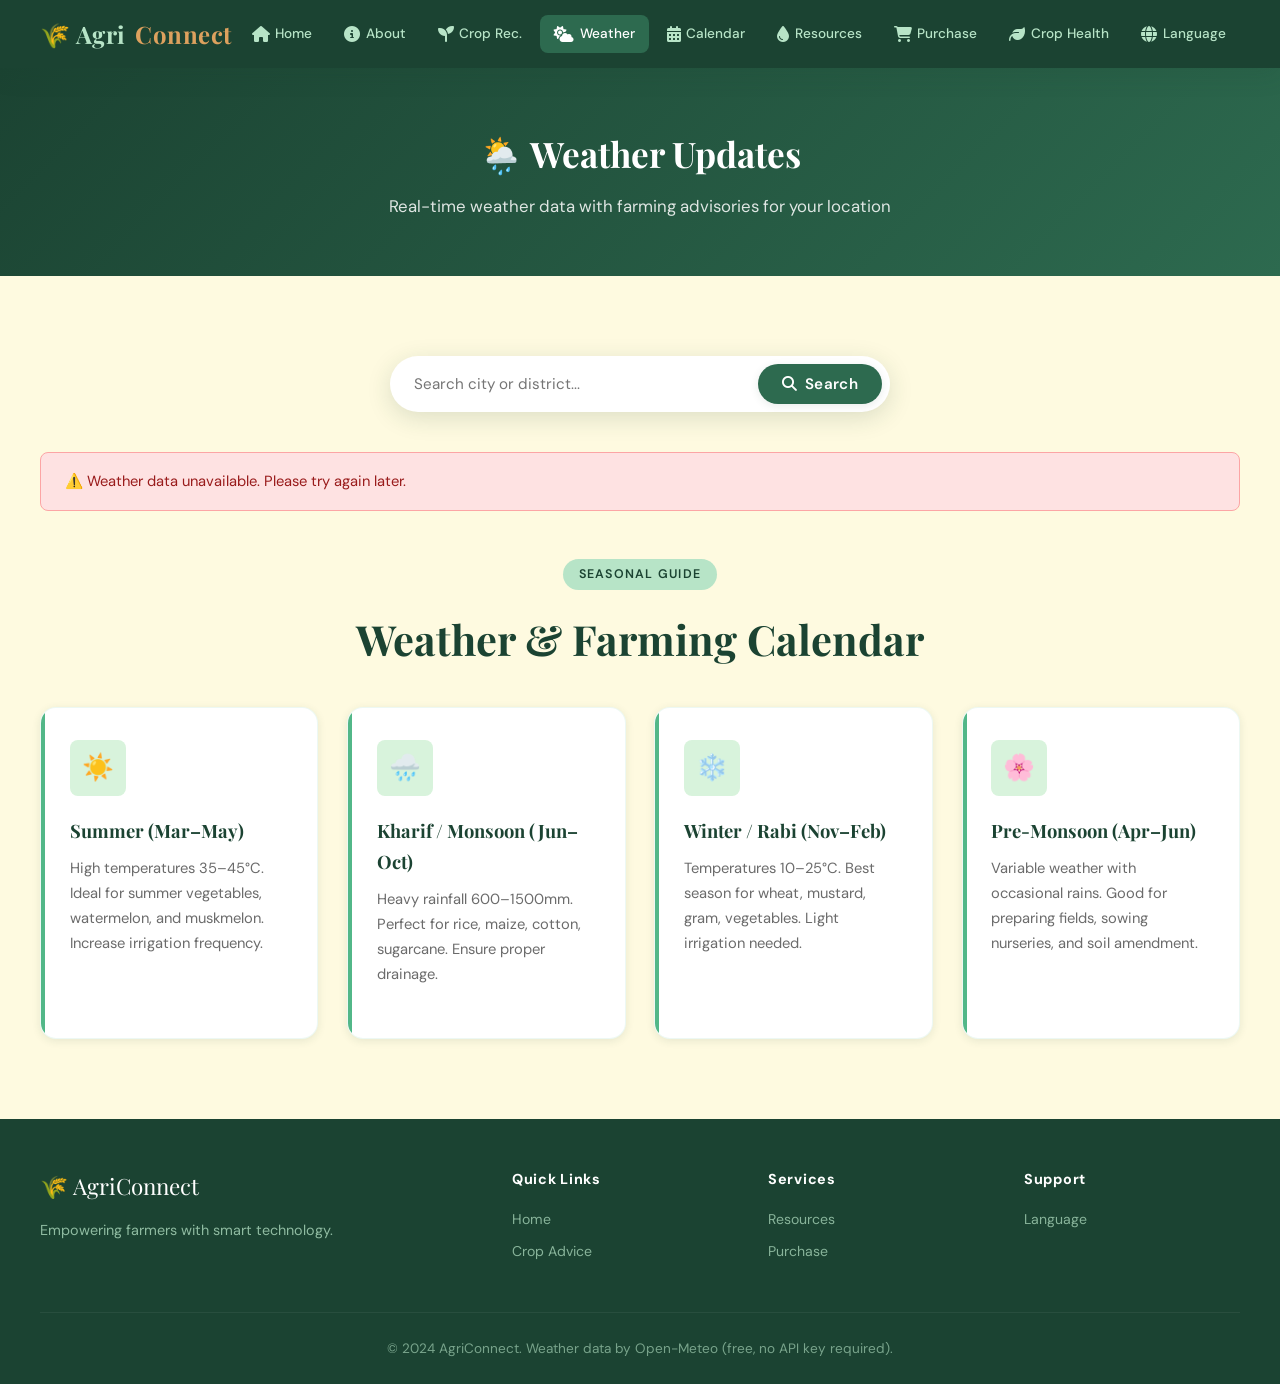
<file: Agriconnect/weather.html>
<!DOCTYPE html>
<html lang="en">
<head>
  <meta charset="UTF-8" />
  <meta name="viewport" content="width=device-width, initial-scale=1.0" />
  <title>Weather Updates – AgriConnect</title>
  <link rel="stylesheet" href="css/style.css" />
  <link rel="stylesheet" href="https://cdnjs.cloudflare.com/ajax/libs/font-awesome/6.5.0/css/all.min.css" />
</head>
<body>

  <nav class="navbar">
    <div class="navbar-brand">🌾 Agri<span>Connect</span></div>
    <div class="hamburger"><span></span><span></span><span></span></div>
    <ul class="nav-links">
      <li><a href="index.html"><i class="fa fa-home"></i> Home</a></li>
      <li><a href="about.html"><i class="fa fa-info-circle"></i> About</a></li>
      <li><a href="crop.html"><i class="fa fa-seedling"></i> Crop Rec.</a></li>
      <li><a href="weather.html"><i class="fa fa-cloud-sun"></i> Weather</a></li>
      <li><a href="calendar.html"><i class="fa fa-calendar-alt"></i> Calendar</a></li>
      <li><a href="resource.html"><i class="fa fa-tint"></i> Resources</a></li>
      <li><a href="purchase.html"><i class="fa fa-shopping-cart"></i> Purchase</a></li>
      <li><a href="crop-health.html"><i class="fa fa-leaf"></i> Crop Health</a></li>
      <li><a href="language.html"><i class="fa fa-globe"></i> Language</a></li>
    </ul>
  </nav>

  <div class="page-hero">
    <h1>🌦️ Weather Updates</h1>
    <p>Real-time weather data with farming advisories for your location</p>
  </div>

  <section class="section">
    <div class="container">

      <!-- SEARCH BAR -->
      <div style="display:flex;gap:1rem;max-width:500px;margin:0 auto 2.5rem;background:var(--white);border-radius:50px;padding:0.5rem 0.5rem 0.5rem 1.5rem;box-shadow:var(--shadow-md);">
        <input type="text" id="city-input" placeholder="Search city or district..." style="flex:1;border:none;outline:none;font-family:var(--font-body);font-size:0.95rem;background:transparent;" />
        <button id="weather-search-btn" class="btn btn-green" style="border-radius:50px;padding:0.6rem 1.5rem;">
          <i class="fa fa-search"></i> Search
        </button>
      </div>

      <!-- WEATHER DISPLAY CONTAINER -->
      <div id="weather-container">
        <div style="text-align:center;padding:3rem;color:var(--green-mid);font-size:1.1rem;">
          ⏳ Loading weather data...
        </div>
      </div>

      <!-- SEASONAL GUIDE -->
      <div style="margin-top:3rem;">
        <div class="section-header" style="margin-bottom:2rem;">
          <span class="section-label">Seasonal Guide</span>
          <h2>Weather & Farming Calendar</h2>
        </div>
        <div class="cards-grid">
          <div class="card">
            <div class="card-icon">☀️</div>
            <h3>Summer (Mar–May)</h3>
            <p>High temperatures 35–45°C. Ideal for summer vegetables, watermelon, and muskmelon. Increase irrigation frequency.</p>
          </div>
          <div class="card">
            <div class="card-icon">🌧️</div>
            <h3>Kharif / Monsoon (Jun–Oct)</h3>
            <p>Heavy rainfall 600–1500mm. Perfect for rice, maize, cotton, sugarcane. Ensure proper drainage.</p>
          </div>
          <div class="card">
            <div class="card-icon">❄️</div>
            <h3>Winter / Rabi (Nov–Feb)</h3>
            <p>Temperatures 10–25°C. Best season for wheat, mustard, gram, vegetables. Light irrigation needed.</p>
          </div>
          <div class="card">
            <div class="card-icon">🌸</div>
            <h3>Pre-Monsoon (Apr–Jun)</h3>
            <p>Variable weather with occasional rains. Good for preparing fields, sowing nurseries, and soil amendment.</p>
          </div>
        </div>
      </div>

    </div>
  </section>

  <footer>
    <div class="footer-grid">
      <div><div class="footer-brand">🌾 AgriConnect</div><p class="footer-desc">Empowering farmers with smart technology.</p></div>
      <div class="footer-col"><h4>Quick Links</h4><a href="index.html">Home</a><a href="crop.html">Crop Advice</a></div>
      <div class="footer-col"><h4>Services</h4><a href="resource.html">Resources</a><a href="purchase.html">Purchase</a></div>
      <div class="footer-col"><h4>Support</h4><a href="language.html">Language</a></div>
    </div>
    <div class="footer-bottom">© 2024 AgriConnect. Weather data by Open-Meteo (free, no API key required).</div>
  </footer>

  <script src="js/script.js"></script>
</body>
</html>
</file>
<file: Agriconnect/css/style.css>
/* =====================================================
   AgriConnect – Farmer Friendly CSS Stylesheet
   Green Agriculture Theme | Responsive Design
   ===================================================== */

/* === Google Fonts Import === */
@import url('https://fonts.googleapis.com/css2?family=Playfair+Display:wght@400;600;700&family=DM+Sans:wght@300;400;500;600&display=swap');

/* === CSS Variables / Root Colors === */
:root {
  --green-dark:    #1B4332;
  --green-mid:     #2D6A4F;
  --green-light:   #52B788;
  --green-pale:    #B7E4C7;
  --green-bg:      #D8F3DC;
  --cream:         #FEFAE0;
  --amber:         #DDA15E;
  --amber-dark:    #BC6C25;
  --text-dark:     #1A1A2E;
  --text-mid:      #3D3D3D;
  --text-light:    #6B6B6B;
  --white:         #FFFFFF;
  --shadow-sm:     0 2px 8px rgba(27,67,50,0.10);
  --shadow-md:     0 6px 24px rgba(27,67,50,0.15);
  --shadow-lg:     0 16px 48px rgba(27,67,50,0.20);
  --radius-sm:     8px;
  --radius-md:     16px;
  --radius-lg:     28px;
  --font-display:  'Playfair Display', Georgia, serif;
  --font-body:     'DM Sans', sans-serif;
  --transition:    all 0.3s cubic-bezier(0.4, 0, 0.2, 1);
}

/* === Reset & Base === */
*, *::before, *::after { box-sizing: border-box; margin: 0; padding: 0; }
html { scroll-behavior: smooth; font-size: 16px; }

body {
  font-family: var(--font-body);
  background-color: var(--cream);
  color: var(--text-dark);
  line-height: 1.7;
  min-height: 100vh;
}

img { max-width: 100%; display: block; }
a  { text-decoration: none; color: inherit; }
ul { list-style: none; }

/* === Scrollbar Styling === */
::-webkit-scrollbar { width: 7px; }
::-webkit-scrollbar-track { background: var(--green-bg); }
::-webkit-scrollbar-thumb { background: var(--green-mid); border-radius: 10px; }

/* =====================================================
   NAVBAR
   ===================================================== */
.navbar {
  position: sticky;
  top: 0;
  z-index: 1000;
  background: var(--green-dark);
  display: flex;
  align-items: center;
  justify-content: space-between;
  padding: 0 2.5rem;
  height: 68px;
  box-shadow: var(--shadow-md);
}

.navbar-brand {
  display: flex;
  align-items: center;
  gap: 0.6rem;
  font-family: var(--font-display);
  font-size: 1.5rem;
  font-weight: 700;
  color: var(--green-pale);
  letter-spacing: 0.02em;
}

.navbar-brand span { color: var(--amber); }

.nav-links {
  display: flex;
  align-items: center;
  gap: 0.2rem;
}

.nav-links a {
  display: flex;
  align-items: center;
  gap: 0.35rem;
  padding: 0.45rem 0.9rem;
  border-radius: var(--radius-sm);
  font-size: 0.85rem;
  font-weight: 500;
  color: var(--green-pale);
  transition: var(--transition);
}

.nav-links a:hover,
.nav-links a.active {
  background: var(--green-mid);
  color: var(--white);
}

.nav-links a i { font-size: 1rem; }

.hamburger {
  display: none;
  flex-direction: column;
  cursor: pointer;
  gap: 5px;
}

.hamburger span {
  width: 26px; height: 3px;
  background: var(--green-pale);
  border-radius: 3px;
  transition: var(--transition);
}

/* =====================================================
   HERO SECTION
   ===================================================== */
.hero {
  position: relative;
  background: linear-gradient(135deg, var(--green-dark) 0%, var(--green-mid) 60%, var(--green-light) 100%);
  min-height: 88vh;
  display: flex;
  align-items: center;
  overflow: hidden;
  padding: 4rem 2.5rem;
}

.hero::before {
  content: '';
  position: absolute;
  inset: 0;
  background: url("data:image/svg+xml,%3Csvg width='60' height='60' viewBox='0 0 60 60' xmlns='http://www.w3.org/2000/svg'%3E%3Cg fill='none' fill-rule='evenodd'%3E%3Cg fill='%23ffffff' fill-opacity='0.04'%3E%3Cpath d='M36 34v-4h-2v4h-4v2h4v4h2v-4h4v-2h-4zm0-30V0h-2v4h-4v2h4v4h2V6h4V4h-4zM6 34v-4H4v4H0v2h4v4h2v-4h4v-2H6zM6 4V0H4v4H0v2h4v4h2V6h4V4H6z'/%3E%3C/g%3E%3C/g%3E%3C/svg%3E");
}

.hero-content {
  position: relative;
  z-index: 2;
  max-width: 640px;
}

.hero-badge {
  display: inline-flex;
  align-items: center;
  gap: 0.5rem;
  background: rgba(255,255,255,0.15);
  border: 1px solid rgba(255,255,255,0.25);
  border-radius: 50px;
  padding: 0.4rem 1.1rem;
  font-size: 0.82rem;
  color: var(--green-pale);
  margin-bottom: 1.5rem;
  backdrop-filter: blur(8px);
}

.hero h1 {
  font-family: var(--font-display);
  font-size: clamp(2.4rem, 5vw, 4rem);
  font-weight: 700;
  color: var(--white);
  line-height: 1.15;
  margin-bottom: 1.2rem;
}

.hero h1 span { color: var(--amber); }

.hero p {
  font-size: 1.1rem;
  color: var(--green-pale);
  margin-bottom: 2.2rem;
  max-width: 520px;
}

.hero-btns {
  display: flex;
  gap: 1rem;
  flex-wrap: wrap;
}

.hero-float {
  position: absolute;
  right: 5%;
  bottom: 8%;
  opacity: 0.12;
  font-size: 18rem;
  color: var(--white);
  pointer-events: none;
  user-select: none;
}

/* =====================================================
   BUTTONS
   ===================================================== */
.btn {
  display: inline-flex;
  align-items: center;
  gap: 0.5rem;
  padding: 0.75rem 1.8rem;
  border-radius: 50px;
  font-family: var(--font-body);
  font-size: 0.95rem;
  font-weight: 600;
  cursor: pointer;
  border: none;
  transition: var(--transition);
  letter-spacing: 0.02em;
}

.btn-primary {
  background: var(--amber);
  color: var(--text-dark);
  box-shadow: 0 4px 16px rgba(221,161,94,0.4);
}

.btn-primary:hover {
  background: var(--amber-dark);
  transform: translateY(-2px);
  box-shadow: 0 8px 24px rgba(221,161,94,0.5);
}

.btn-secondary {
  background: rgba(255,255,255,0.15);
  color: var(--white);
  border: 1.5px solid rgba(255,255,255,0.4);
  backdrop-filter: blur(8px);
}

.btn-secondary:hover {
  background: rgba(255,255,255,0.25);
  transform: translateY(-2px);
}

.btn-green {
  background: var(--green-mid);
  color: var(--white);
  box-shadow: var(--shadow-sm);
}

.btn-green:hover {
  background: var(--green-dark);
  transform: translateY(-2px);
  box-shadow: var(--shadow-md);
}

.btn-outline {
  background: transparent;
  color: var(--green-mid);
  border: 2px solid var(--green-mid);
}

.btn-outline:hover {
  background: var(--green-mid);
  color: var(--white);
}

/* =====================================================
   SECTIONS & CONTAINERS
   ===================================================== */
.section {
  padding: 5rem 2.5rem;
}

.section-alt { background: var(--green-bg); }

.container {
  max-width: 1200px;
  margin: 0 auto;
}

.section-header {
  text-align: center;
  margin-bottom: 3.5rem;
}

.section-label {
  display: inline-block;
  background: var(--green-pale);
  color: var(--green-dark);
  font-size: 0.78rem;
  font-weight: 600;
  letter-spacing: 0.1em;
  text-transform: uppercase;
  padding: 0.3rem 1rem;
  border-radius: 50px;
  margin-bottom: 0.9rem;
}

.section-header h2 {
  font-family: var(--font-display);
  font-size: clamp(1.8rem, 3.5vw, 2.6rem);
  color: var(--green-dark);
  margin-bottom: 0.7rem;
}

.section-header p {
  color: var(--text-light);
  max-width: 560px;
  margin: 0 auto;
  font-size: 1.05rem;
}

/* =====================================================
   CARDS
   ===================================================== */
.cards-grid {
  display: grid;
  grid-template-columns: repeat(auto-fit, minmax(260px, 1fr));
  gap: 1.8rem;
}

.card {
  background: var(--white);
  border-radius: var(--radius-md);
  box-shadow: var(--shadow-sm);
  padding: 2rem 1.8rem;
  transition: var(--transition);
  border: 1px solid rgba(82,183,136,0.1);
  position: relative;
  overflow: hidden;
}

.card::before {
  content: '';
  position: absolute;
  top: 0; left: 0;
  width: 4px; height: 100%;
  background: var(--green-light);
  border-radius: 4px 0 0 4px;
}

.card:hover {
  transform: translateY(-6px);
  box-shadow: var(--shadow-lg);
  border-color: var(--green-light);
}

.card-icon {
  width: 56px; height: 56px;
  background: var(--green-bg);
  border-radius: var(--radius-sm);
  display: flex;
  align-items: center;
  justify-content: center;
  font-size: 1.6rem;
  margin-bottom: 1.2rem;
  transition: var(--transition);
}

.card:hover .card-icon { background: var(--green-pale); transform: scale(1.1); }

.card h3 {
  font-family: var(--font-display);
  font-size: 1.15rem;
  color: var(--green-dark);
  margin-bottom: 0.6rem;
}

.card p { font-size: 0.92rem; color: var(--text-light); margin-bottom: 1.2rem; }

.card-link {
  display: inline-flex;
  align-items: center;
  gap: 0.4rem;
  color: var(--green-mid);
  font-size: 0.88rem;
  font-weight: 600;
  transition: var(--transition);
}

.card-link:hover { color: var(--green-dark); gap: 0.7rem; }

/* =====================================================
   TIPS SECTION
   ===================================================== */
.tips-grid {
  display: grid;
  grid-template-columns: repeat(auto-fit, minmax(220px, 1fr));
  gap: 1.4rem;
}

.tip-item {
  display: flex;
  align-items: flex-start;
  gap: 1rem;
  background: var(--white);
  border-radius: var(--radius-sm);
  padding: 1.4rem;
  box-shadow: var(--shadow-sm);
  transition: var(--transition);
}

.tip-item:hover { transform: translateX(4px); box-shadow: var(--shadow-md); }

.tip-num {
  min-width: 36px; height: 36px;
  background: var(--green-dark);
  color: var(--white);
  border-radius: 50%;
  display: flex; align-items: center; justify-content: center;
  font-size: 0.85rem;
  font-weight: 700;
}

.tip-item h4 { font-size: 0.95rem; color: var(--green-dark); margin-bottom: 0.25rem; }
.tip-item p  { font-size: 0.85rem; color: var(--text-light); }

/* =====================================================
   FORMS
   ===================================================== */
.form-card {
  background: var(--white);
  border-radius: var(--radius-md);
  box-shadow: var(--shadow-md);
  padding: 2.5rem;
  max-width: 640px;
  margin: 0 auto;
}

.form-group { margin-bottom: 1.4rem; }

.form-group label {
  display: block;
  font-size: 0.88rem;
  font-weight: 600;
  color: var(--green-dark);
  margin-bottom: 0.5rem;
}

.form-group input,
.form-group select,
.form-group textarea {
  width: 100%;
  padding: 0.75rem 1.1rem;
  border: 1.5px solid #D1D5DB;
  border-radius: var(--radius-sm);
  font-family: var(--font-body);
  font-size: 0.95rem;
  color: var(--text-dark);
  background: var(--cream);
  transition: var(--transition);
  outline: none;
}

.form-group input:focus,
.form-group select:focus,
.form-group textarea:focus {
  border-color: var(--green-light);
  background: var(--white);
  box-shadow: 0 0 0 3px rgba(82,183,136,0.15);
}

.form-group textarea { resize: vertical; min-height: 110px; }

.form-row {
  display: grid;
  grid-template-columns: 1fr 1fr;
  gap: 1rem;
}

/* =====================================================
   RESULT BOX
   ===================================================== */
.result-box {
  display: none;
  background: linear-gradient(135deg, var(--green-bg), var(--green-pale));
  border: 1.5px solid var(--green-light);
  border-radius: var(--radius-md);
  padding: 1.8rem;
  margin-top: 1.8rem;
  animation: fadeSlideIn 0.4s ease;
}

.result-box h3 {
  font-family: var(--font-display);
  color: var(--green-dark);
  margin-bottom: 1rem;
}

.crop-suggestions { display: flex; flex-wrap: wrap; gap: 0.8rem; margin-top: 0.8rem; }

.crop-tag {
  background: var(--green-mid);
  color: var(--white);
  padding: 0.4rem 1.1rem;
  border-radius: 50px;
  font-size: 0.88rem;
  font-weight: 500;
}

/* =====================================================
   WEATHER CARDS
   ===================================================== */
.weather-main {
  background: linear-gradient(135deg, var(--green-dark), var(--green-mid));
  border-radius: var(--radius-lg);
  padding: 3rem 2.5rem;
  color: var(--white);
  text-align: center;
  margin-bottom: 2rem;
  position: relative;
  overflow: hidden;
}

.weather-main::before {
  content: '🌤️';
  position: absolute;
  right: 2rem; top: 50%;
  transform: translateY(-50%);
  font-size: 7rem;
  opacity: 0.15;
}

.weather-main .temp {
  font-family: var(--font-display);
  font-size: 5rem;
  font-weight: 700;
  color: var(--amber);
  line-height: 1;
}

.weather-main .location { font-size: 1.1rem; opacity: 0.85; margin-bottom: 0.5rem; }
.weather-main .condition { font-size: 1.3rem; margin-top: 0.5rem; }

.weather-stats {
  display: grid;
  grid-template-columns: repeat(auto-fit, minmax(160px, 1fr));
  gap: 1.2rem;
}

.weather-stat {
  background: var(--white);
  border-radius: var(--radius-sm);
  padding: 1.4rem;
  text-align: center;
  box-shadow: var(--shadow-sm);
}

.weather-stat .stat-icon { font-size: 2rem; margin-bottom: 0.5rem; }
.weather-stat .stat-val  { font-family: var(--font-display); font-size: 1.5rem; font-weight: 700; color: var(--green-dark); }
.weather-stat .stat-lbl  { font-size: 0.82rem; color: var(--text-light); }

/* =====================================================
   CALENDAR / TIMELINE
   ===================================================== */
.calendar-grid {
  display: grid;
  gap: 1rem;
}

.calendar-item {
  display: flex;
  gap: 1.5rem;
  align-items: flex-start;
  background: var(--white);
  border-radius: var(--radius-md);
  padding: 1.5rem 1.8rem;
  box-shadow: var(--shadow-sm);
  border-left: 5px solid var(--green-light);
  transition: var(--transition);
}

.calendar-item:hover { box-shadow: var(--shadow-md); transform: translateX(4px); }

.cal-month {
  min-width: 70px;
  text-align: center;
  background: var(--green-dark);
  color: var(--white);
  border-radius: var(--radius-sm);
  padding: 0.6rem 0.5rem;
  font-size: 0.8rem;
  font-weight: 700;
  letter-spacing: 0.05em;
  text-transform: uppercase;
}

.cal-content h4 { font-family: var(--font-display); color: var(--green-dark); margin-bottom: 0.3rem; }
.cal-content p  { font-size: 0.9rem; color: var(--text-light); }

.cal-badge {
  margin-left: auto;
  align-self: center;
  background: var(--green-pale);
  color: var(--green-dark);
  padding: 0.3rem 0.9rem;
  border-radius: 50px;
  font-size: 0.78rem;
  font-weight: 600;
}

/* =====================================================
   PRODUCT CARDS (Purchase Page)
   ===================================================== */
.products-grid {
  display: grid;
  grid-template-columns: repeat(auto-fit, minmax(240px, 1fr));
  gap: 1.8rem;
}

.product-card {
  background: var(--white);
  border-radius: var(--radius-md);
  box-shadow: var(--shadow-sm);
  overflow: hidden;
  transition: var(--transition);
  border: 1px solid rgba(82,183,136,0.1);
}

.product-card:hover { transform: translateY(-6px); box-shadow: var(--shadow-lg); }

.product-img {
  height: 160px;
  background: var(--green-bg);
  display: flex;
  align-items: center;
  justify-content: center;
  font-size: 4rem;
}

.product-body { padding: 1.4rem; }
.product-body h3 { font-family: var(--font-display); color: var(--green-dark); margin-bottom: 0.3rem; }
.product-body p  { font-size: 0.88rem; color: var(--text-light); margin-bottom: 0.8rem; }

.product-price {
  font-family: var(--font-display);
  font-size: 1.4rem;
  font-weight: 700;
  color: var(--amber-dark);
  margin-bottom: 1rem;
}

/* =====================================================
   UPLOAD / CROP HEALTH
   ===================================================== */
.upload-zone {
  border: 3px dashed var(--green-light);
  border-radius: var(--radius-md);
  padding: 3rem 2rem;
  text-align: center;
  cursor: pointer;
  transition: var(--transition);
  background: var(--green-bg);
  position: relative;
}

.upload-zone:hover {
  border-color: var(--green-dark);
  background: var(--green-pale);
}

.upload-zone input { position: absolute; inset: 0; opacity: 0; cursor: pointer; }
.upload-icon { font-size: 3.5rem; margin-bottom: 1rem; }
.upload-zone h3 { color: var(--green-dark); font-family: var(--font-display); margin-bottom: 0.5rem; }
.upload-zone p  { color: var(--text-light); font-size: 0.9rem; }

#preview-img {
  max-width: 100%;
  border-radius: var(--radius-md);
  margin-top: 1.5rem;
  display: none;
  box-shadow: var(--shadow-md);
}

/* =====================================================
   LANGUAGE PAGE
   ===================================================== */
.lang-grid {
  display: grid;
  grid-template-columns: repeat(auto-fit, minmax(200px, 1fr));
  gap: 1.5rem;
  margin-bottom: 3rem;
}

.lang-card {
  background: var(--white);
  border: 2.5px solid transparent;
  border-radius: var(--radius-md);
  padding: 2rem;
  text-align: center;
  cursor: pointer;
  transition: var(--transition);
  box-shadow: var(--shadow-sm);
}

.lang-card:hover,
.lang-card.selected {
  border-color: var(--green-mid);
  background: var(--green-bg);
  transform: scale(1.04);
}

.lang-flag { font-size: 3.5rem; margin-bottom: 0.8rem; }
.lang-name { font-family: var(--font-display); font-size: 1.15rem; color: var(--green-dark); }
.lang-native { font-size: 1rem; color: var(--text-light); }

/* =====================================================
   ABOUT PAGE
   ===================================================== */
.about-grid {
  display: grid;
  grid-template-columns: 1fr 1fr;
  gap: 4rem;
  align-items: center;
}

.about-img-box {
  background: linear-gradient(135deg, var(--green-mid), var(--green-dark));
  border-radius: var(--radius-lg);
  height: 420px;
  display: flex;
  align-items: center;
  justify-content: center;
  font-size: 9rem;
  box-shadow: var(--shadow-lg);
}

.about-text h2 { font-family: var(--font-display); font-size: 2rem; color: var(--green-dark); margin-bottom: 1rem; }
.about-text p  { color: var(--text-light); margin-bottom: 1rem; }

.stats-row {
  display: flex;
  gap: 2rem;
  margin-top: 2rem;
}

.stat-box { text-align: center; }
.stat-box .num { font-family: var(--font-display); font-size: 2rem; font-weight: 700; color: var(--green-mid); }
.stat-box .lbl { font-size: 0.82rem; color: var(--text-light); }

/* =====================================================
   RESOURCE TABLE
   ===================================================== */
.resource-table {
  width: 100%;
  border-collapse: collapse;
  background: var(--white);
  border-radius: var(--radius-md);
  overflow: hidden;
  box-shadow: var(--shadow-sm);
}

.resource-table thead { background: var(--green-dark); color: var(--white); }
.resource-table th, .resource-table td { padding: 1rem 1.2rem; text-align: left; font-size: 0.92rem; }
.resource-table tr:nth-child(even) { background: var(--green-bg); }
.resource-table tbody tr:hover { background: var(--green-pale); }

/* =====================================================
   ALERT / NOTIFICATION
   ===================================================== */
.alert {
  padding: 1rem 1.5rem;
  border-radius: var(--radius-sm);
  margin-bottom: 1.2rem;
  font-size: 0.92rem;
  display: none;
  animation: fadeSlideIn 0.3s ease;
}

.alert-success { background: #D1FAE5; border: 1px solid #6EE7B7; color: #065F46; }
.alert-error   { background: #FEE2E2; border: 1px solid #FCA5A5; color: #991B1B; }

/* =====================================================
   FOOTER
   ===================================================== */
footer {
  background: var(--green-dark);
  color: var(--green-pale);
  padding: 3rem 2.5rem 1.5rem;
}

.footer-grid {
  display: grid;
  grid-template-columns: 2fr 1fr 1fr 1fr;
  gap: 2.5rem;
  max-width: 1200px;
  margin: 0 auto 2.5rem;
}

.footer-brand { font-family: var(--font-display); font-size: 1.4rem; color: var(--white); margin-bottom: 0.8rem; }
.footer-desc  { font-size: 0.9rem; opacity: 0.75; }
.footer-col h4 { font-size: 0.9rem; font-weight: 700; color: var(--white); margin-bottom: 1rem; letter-spacing: 0.05em; }
.footer-col a  { display: block; font-size: 0.88rem; opacity: 0.7; margin-bottom: 0.5rem; transition: var(--transition); }
.footer-col a:hover { opacity: 1; color: var(--amber); }

.footer-bottom {
  border-top: 1px solid rgba(255,255,255,0.1);
  padding-top: 1.5rem;
  text-align: center;
  font-size: 0.85rem;
  opacity: 0.6;
  max-width: 1200px;
  margin: 0 auto;
}

/* =====================================================
   PAGE HERO (inner pages)
   ===================================================== */
.page-hero {
  background: linear-gradient(135deg, var(--green-dark), var(--green-mid));
  padding: 3.5rem 2.5rem;
  text-align: center;
  color: var(--white);
}

.page-hero h1 { font-family: var(--font-display); font-size: 2.2rem; margin-bottom: 0.5rem; }
.page-hero p  { opacity: 0.85; font-size: 1.05rem; }

/* =====================================================
   ANIMATIONS
   ===================================================== */
@keyframes fadeSlideIn {
  from { opacity: 0; transform: translateY(16px); }
  to   { opacity: 1; transform: translateY(0); }
}

@keyframes pulse {
  0%, 100% { transform: scale(1); }
  50%       { transform: scale(1.06); }
}

.animate-fade { animation: fadeSlideIn 0.5s ease both; }

/* =====================================================
   RESPONSIVE
   ===================================================== */
@media (max-width: 900px) {
  .nav-links { display: none; flex-direction: column; position: absolute; top: 68px; left: 0; width: 100%; background: var(--green-dark); padding: 1rem 2rem; gap: 0.4rem; }
  .nav-links.open { display: flex; }
  .hamburger { display: flex; }
  .navbar { position: relative; }
  .about-grid { grid-template-columns: 1fr; }
  .about-img-box { height: 260px; }
  .footer-grid { grid-template-columns: 1fr 1fr; }
  .form-row { grid-template-columns: 1fr; }
}

@media (max-width: 600px) {
  .section { padding: 3rem 1.2rem; }
  .navbar { padding: 0 1.2rem; }
  .hero { padding: 2.5rem 1.2rem; }
  .stats-row { flex-wrap: wrap; gap: 1.2rem; }
  .footer-grid { grid-template-columns: 1fr; }
  .hero h1 { font-size: 2rem; }
  .calendar-item { flex-direction: column; }
  .cal-badge { margin-left: 0; }
}
</file>
